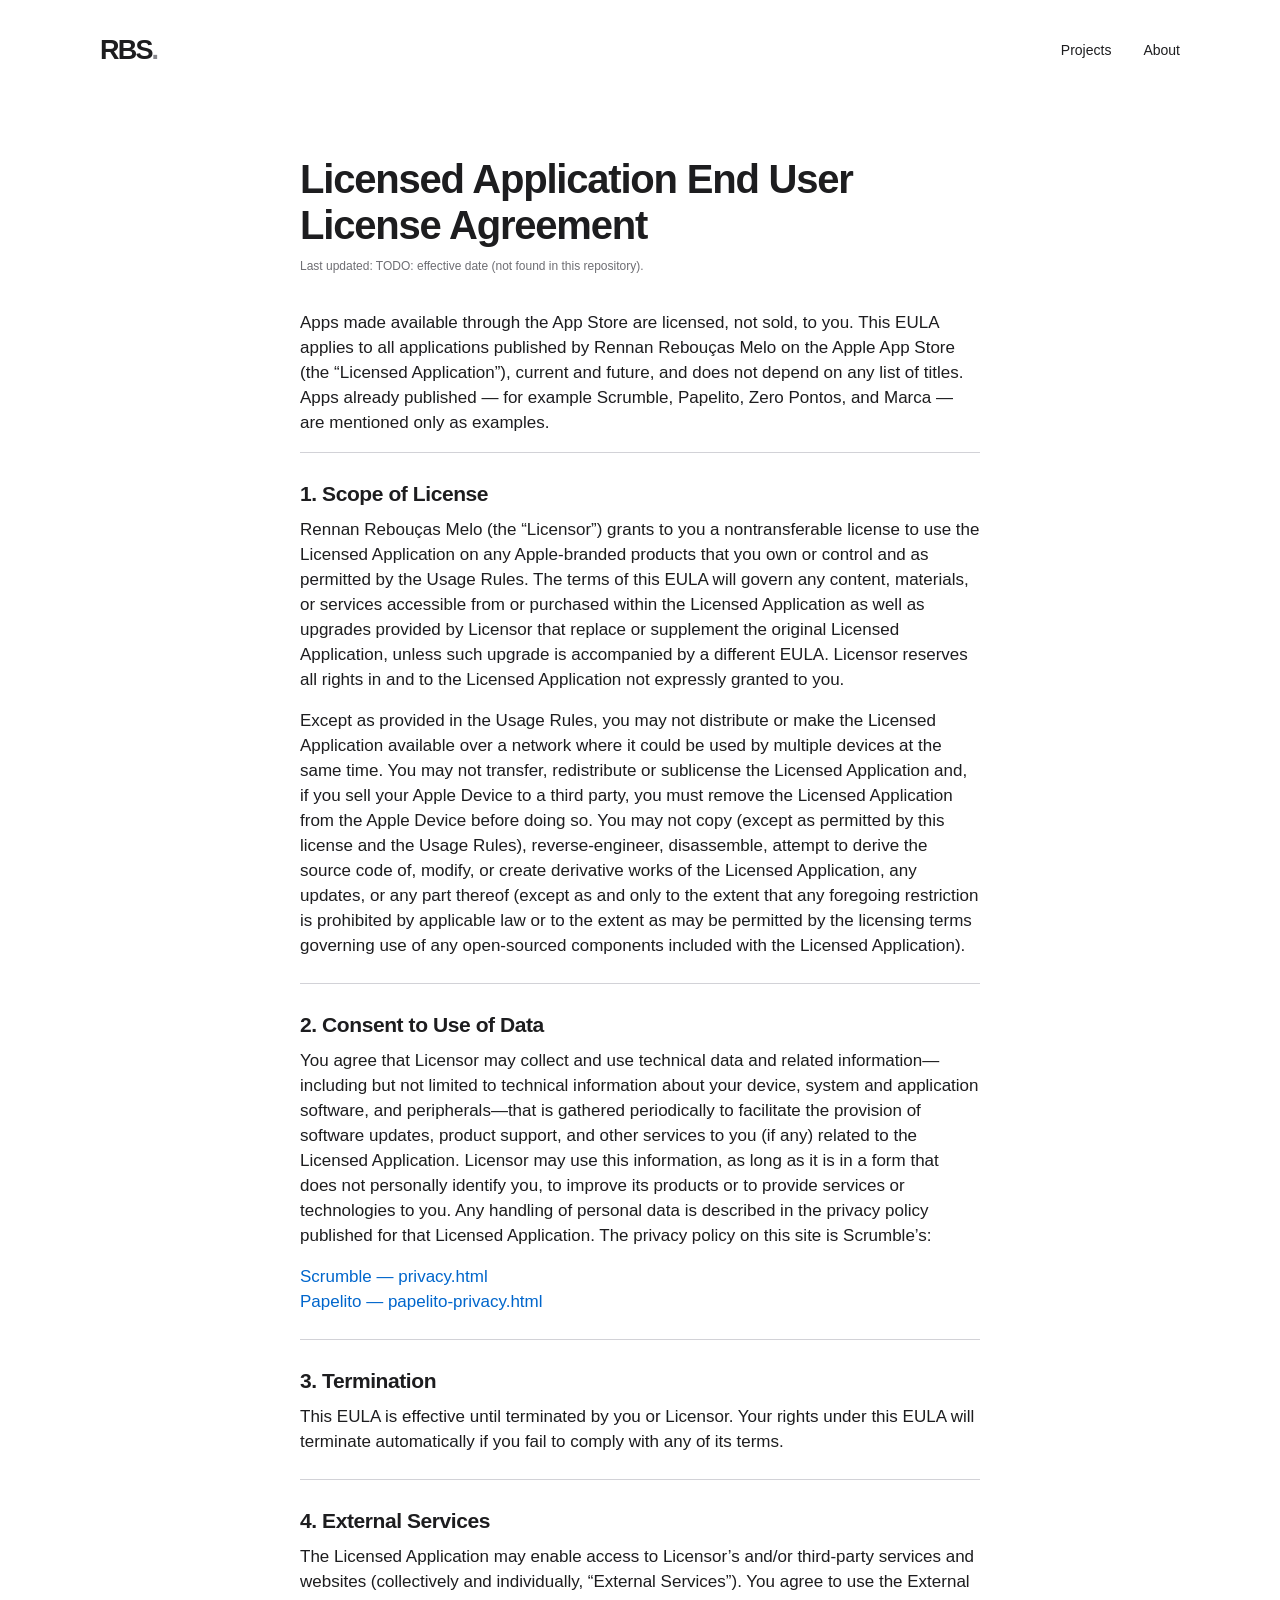
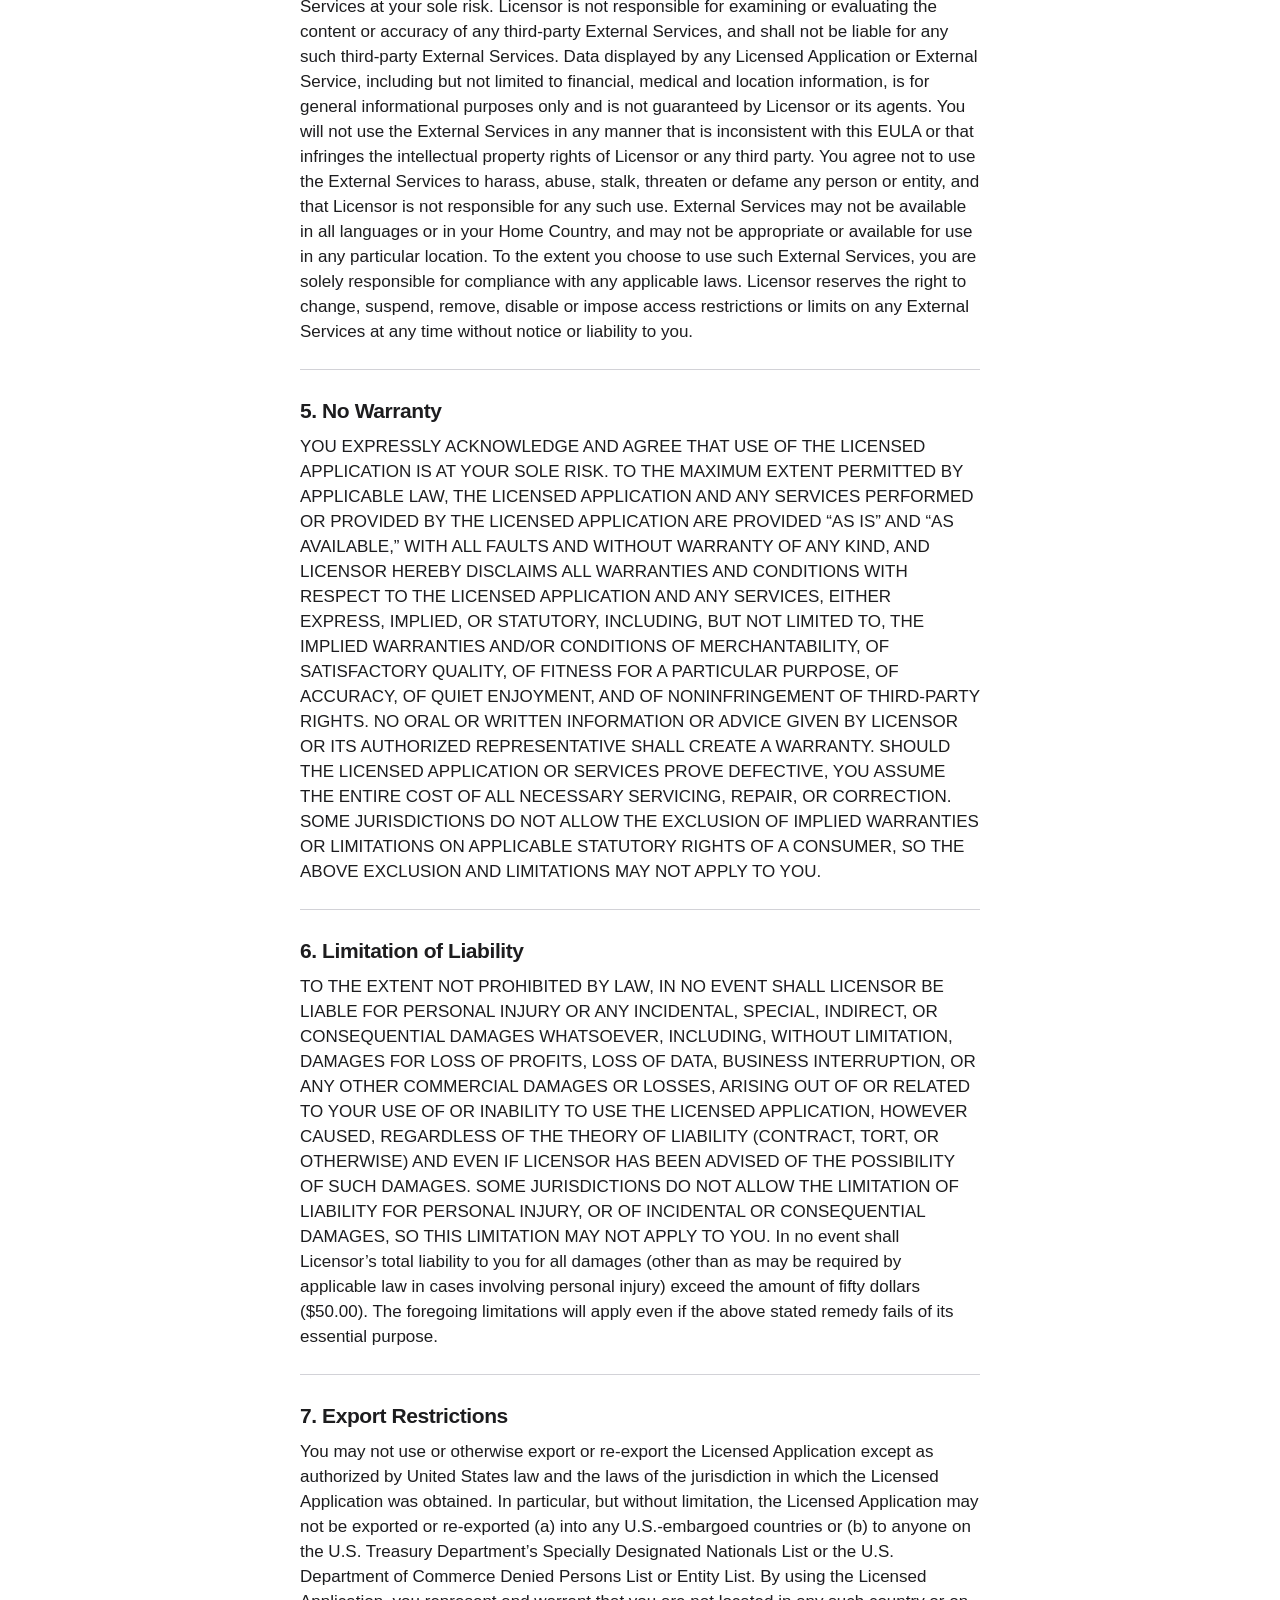
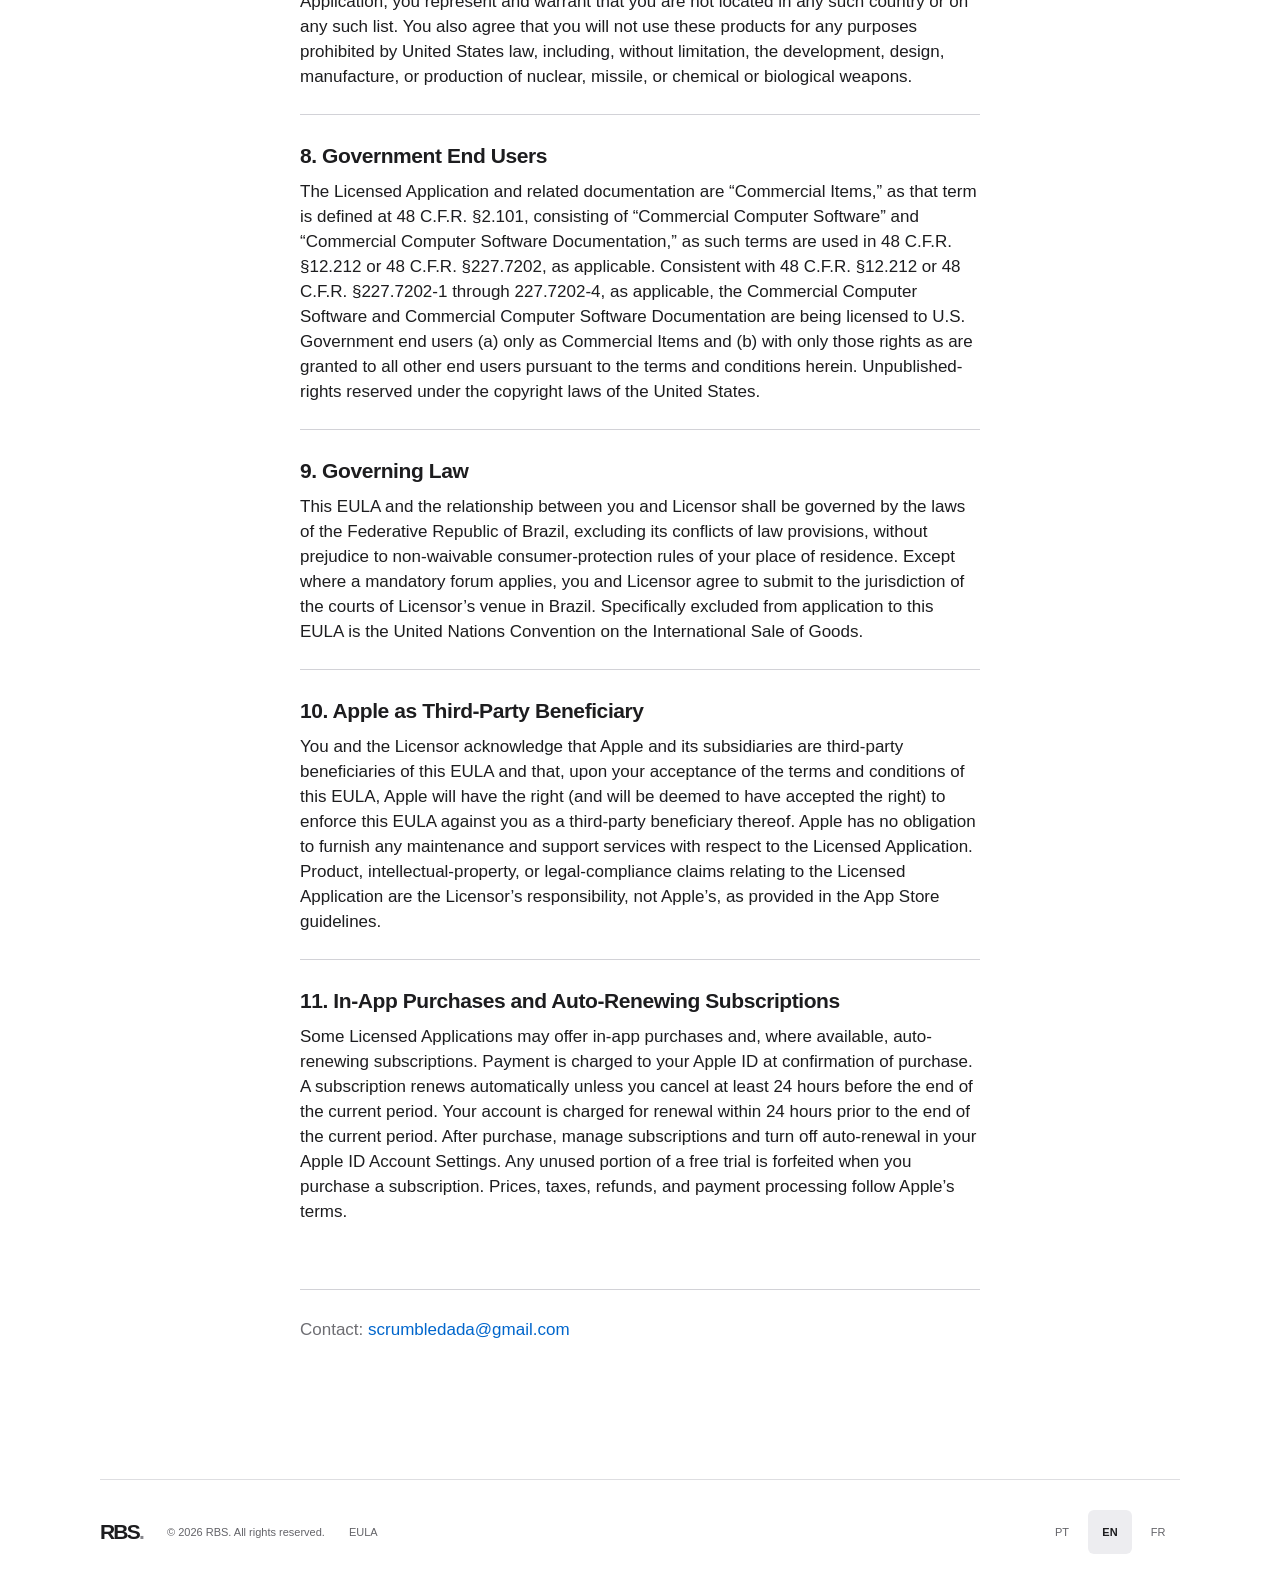
<file: eula.html>
<!DOCTYPE html>
<html lang="pt-BR" data-title="eulaTitle" data-meta="eulaMeta">
<head>
  <meta charset="UTF-8">
  <meta name="viewport" content="width=device-width, initial-scale=1">
  <title>EULA — Rennan Rebouças Melo</title>
  <meta name="description" content="Contrato de Licença de Usuário Final aplicável a todos os aplicativos publicados por Rennan Rebouças Melo na Apple App Store.">
  <meta name="author" content="RBS">
  <meta name="theme-color" content="#ffffff">
  <meta property="og:type" content="website">
  <meta property="og:title" content="EULA — Rennan Rebouças Melo">
  <meta property="og:description" content="Contrato de Licença de Usuário Final aplicável a todos os aplicativos publicados por Rennan Rebouças Melo na Apple App Store.">
  <link rel="icon" href="favicon.svg" type="image/svg+xml">
  <link rel="stylesheet" href="css/rbs.css">
  <script src="js/rbs.js" defer></script>
</head>
<body class="eula">
  <a class="skip-link" href="#main" data-copy="skip">Pular para o conteúdo</a>
  <header class="site-header wrap">
    <a class="wordmark" href="./" aria-label="RBS">RBS<span aria-hidden="true">.</span></a>
    <nav data-label="navigation" aria-label="Principal">
      <a href="./#projects" data-copy="projects">Projetos</a>
      <a href="./#about" data-copy="about">Sobre</a>
    </nav>
  </header>
  <main id="main" class="legal">
    <h1 data-copy="eulaHeading">Contrato de Licença de Usuário Final</h1>
    <!-- TODO: replace with the official EULA effective date. None was found in this repo. -->
    <p class="legal-updated" data-copy="eulaDate">Última atualização: TODO: data de vigência (não encontrada neste repositório).</p>
    <p class="legal-lead" data-copy="eulaLead">Os aplicativos disponibilizados na App Store são licenciados, não vendidos. Este EULA se aplica a todos os aplicativos publicados por Rennan Rebouças Melo na Apple App Store (o “Aplicativo Licenciado”), atuais e futuros, e não depende de nenhuma lista de nomes. Apps já publicados — por exemplo Scrumble, Papelito, Zero Pontos e Marca — são citados só como exemplos.</p>

    <section>
      <h2 data-copy="eulaHLicense">1. Escopo da licença</h2>
      <p data-copy="eulaPLicense">Rennan Rebouças Melo (“Licenciante”) concede a você uma licença intransferível para usar o Aplicativo Licenciado em produtos da marca Apple que você possui ou controla, conforme as Regras de Uso da App Store. Estes termos regem conteúdos, materiais ou serviços acessíveis ou adquiridos no Aplicativo Licenciado, bem como atualizações que substituam ou complementem o app original, salvo se a atualização vier acompanhada de outro EULA. O Licenciante reserva todos os direitos não concedidos de forma expressa.</p>
      <p data-copy="eulaPLicense2">Exceto o permitido pelas Regras de Uso, você não pode distribuir o Aplicativo Licenciado nem disponibilizá-lo em uma rede para uso simultâneo em vários aparelhos. Você não pode transferir, redistribuir ou sublicenciar o Aplicativo Licenciado; se vender um dispositivo Apple, remova o Aplicativo Licenciado antes da venda. Você não pode copiar (salvo o permitido por esta licença e pelas Regras de Uso), fazer engenharia reversa, descompilar, desmontar, tentar obter o código-fonte, modificar ou criar obras derivadas do Aplicativo Licenciado, de qualquer atualização ou de qualquer parte dele, exceto na medida em que a lei aplicável proíba essa restrição ou as licenças de componentes de código aberto o permitam.</p>
    </section>

    <section>
      <h2 data-copy="eulaHData">2. Consentimento para uso de dados</h2>
      <p data-copy="eulaPData">Você concorda que o Licenciante pode coletar e usar dados técnicos e informações relacionadas — inclusive sobre o aparelho, o sistema, o software do aplicativo e periféricos — periodicamente, para facilitar atualizações, suporte e outros serviços relacionados ao Aplicativo Licenciado. O Licenciante pode usar essas informações, desde que em forma que não identifique você pessoalmente, para melhorar produtos ou prestar serviços. O tratamento de dados pessoais, quando existir, é descrito na política de privacidade publicada para aquele Aplicativo Licenciado. Políticas neste site:</p>
      <p><a href="privacy.html">Scrumble — privacy.html</a><br><a href="papelito-privacy.html">Papelito — papelito-privacy.html</a></p>
    </section>

    <section>
      <h2 data-copy="eulaHTerm">3. Rescisão</h2>
      <p data-copy="eulaPTerm">Este EULA vigora até ser rescindido por você ou pelo Licenciante. Seus direitos cessam automaticamente se você deixar de cumprir qualquer termo.</p>
    </section>

    <section>
      <h2 data-copy="eulaHExternal">4. Serviços externos</h2>
      <p data-copy="eulaPExternal">O Aplicativo Licenciado pode permitir acesso a serviços e sites do Licenciante e/ou de terceiros (“Serviços Externos”). Você os utiliza por sua conta e risco. O Licenciante não é responsável por examinar o conteúdo ou a exatidão de Serviços Externos de terceiros e não responde por eles. Dados exibidos, inclusive financeiros, médicos ou de localização, têm caráter apenas informativo e não são garantidos. Você não usará os Serviços Externos de modo incompatível com este EULA ou que viole direitos de propriedade intelectual, nem para assediar, abusar, perseguir, ameaçar ou difamar qualquer pessoa. Os Serviços Externos podem não estar disponíveis em todos os idiomas ou locais. O Licenciante pode alterar, suspender, remover ou limitar o acesso a qualquer Serviço Externo a qualquer momento, sem aviso ou responsabilidade.</p>
    </section>

    <section>
      <h2 data-copy="eulaHWarranty">5. Ausência de garantia</h2>
      <p data-copy="eulaPWarranty">VOCÊ RECONHECE E CONCORDA QUE O USO DO APLICATIVO LICENCIADO É POR SUA CONTA E RISCO. NA MÁXIMA EXTENSÃO PERMITIDA PELA LEI, O APLICATIVO LICENCIADO E QUAISQUER SERVIÇOS PRESTADOS POR MEIO DELE SÃO FORNECIDOS “NO ESTADO EM QUE SE ENCONTRAM” E “CONFORME DISPONÍVEIS”, COM TODOS OS DEFEITOS E SEM GARANTIA DE QUALQUER TIPO. O LICENCIANTE ISENTA-SE DE TODAS AS GARANTIAS E CONDIÇÕES, EXPRESSAS, IMPLÍCITAS OU LEGAIS, INCLUSIVE COMERCIALIZAÇÃO, QUALIDADE SATISFATÓRIA, ADEQUAÇÃO A UM FIM ESPECÍFICO, EXATIDÃO, USUFRUTO PACÍFICO E NÃO VIOLAÇÃO DE DIREITOS DE TERCEIROS. NENHUMA INFORMAÇÃO OU CONSELHO, ORAL OU ESCRITO, CRIA UMA GARANTIA. SE O APLICATIVO LICENCIADO OU OS SERVIÇOS SE REVELAREM DEFEITUOSOS, VOCÊ ASSUME TODO O CUSTO DE SERVIÇO, REPARO OU CORREÇÃO. ALGUMAS JURISDIÇÕES NÃO PERMITEM A EXCLUSÃO DE GARANTIAS IMPLÍCITAS; NESSAS, A EXCLUSÃO PODE NÃO SE APLICAR.</p>
    </section>

    <section>
      <h2 data-copy="eulaHLiability">6. Limitação de responsabilidade</h2>
      <p data-copy="eulaPLiability">NA MEDIDA EM QUE A LEI NÃO PROÍBA, O LICENCIANTE NÃO RESPONDE POR DANOS PESSOAIS NEM POR QUAISQUER DANOS INCIDENTAIS, ESPECIAIS, INDIRETOS OU CONSEQUENTES, INCLUSIVE LUCROS CESSANTES, PERDA DE DADOS, INTERRUPÇÃO DE NEGÓCIOS OU OUTROS PREJUÍZOS COMERCIAIS, DECORRENTES DO USO OU DA IMPOSSIBILIDADE DE USO DO APLICATIVO LICENCIADO, QUALQUER QUE SEJA A TEORIA DE RESPONSABILIDADE, AINDA QUE O LICENCIANTE TENHA SIDO AVISADO DA POSSIBILIDADE DESSES DANOS. ALGUMAS JURISDIÇÕES NÃO PERMITEM ESSA LIMITAÇÃO; NESSAS, ELA PODE NÃO SE APLICAR. Em nenhum caso a responsabilidade total do Licenciante por todos os danos (salvo o exigido pela lei em casos de danos pessoais) excederá cinquenta dólares (US$ 50,00). Essas limitações se aplicam ainda que o recurso acima falhe em sua finalidade essencial.</p>
    </section>

    <section>
      <h2 data-copy="eulaHExport">7. Restrições de exportação</h2>
      <p data-copy="eulaPExport">Você não pode usar, exportar ou reexportar o Aplicativo Licenciado senão conforme as leis de exportação dos Estados Unidos e as leis da jurisdição em que o Aplicativo Licenciado foi obtido. Em especial, o Aplicativo Licenciado não pode ser exportado ou reexportado (a) para países embargados pelos EUA ou (b) para qualquer pessoa nas listas de Nacionais Especialmente Designados do Tesouro dos EUA ou de Pessoas ou Entidades Negadas do Departamento de Comércio. Ao usar o Aplicativo Licenciado, você declara que não está em um desses países e não figura nessas listas, e concorda em não usá-lo para fins proibidos pela lei dos EUA, inclusive desenvolvimento de armas nucleares, de mísseis ou químicas ou biológicas.</p>
    </section>

    <section>
      <h2 data-copy="eulaHGov">8. Usuários finais governamentais</h2>
      <p data-copy="eulaPGov">O Aplicativo Licenciado e a documentação relacionada são “Commercial Items”, conforme 48 C.F.R. §2.101, consistindo em “Commercial Computer Software” e “Commercial Computer Software Documentation”, nos termos de 48 C.F.R. §12.212 ou 48 C.F.R. §227.7202, conforme aplicável. De acordo com esses dispositivos, o software e a documentação comerciais são licenciados a usuários finais do Governo dos EUA (a) apenas como Commercial Items e (b) somente com os direitos concedidos a todos os demais usuários finais nestes termos. Direitos não publicados reservados sob as leis de direitos autorais dos Estados Unidos.</p>
    </section>

    <section>
      <h2 data-copy="eulaHLaw">9. Lei aplicável</h2>
      <p data-copy="eulaPLaw">Este EULA e a relação entre você e o Licenciante são regidos pelas leis da República Federativa do Brasil, excluídas as normas de conflito de leis, sem prejuízo de normas de proteção ao consumidor do seu lugar de residência que não possam ser afastadas. Salvo foro obrigatório em contrário, você e o Licenciante submetem-se à jurisdição dos foros da comarca do Licenciante no Brasil. Fica afastada a Convenção das Nações Unidas sobre Contratos de Compra e Venda Internacional de Mercadorias.</p>
    </section>

    <section>
      <h2 data-copy="eulaHApple">10. Apple como terceira beneficiária</h2>
      <p data-copy="eulaPApple">Você e o Licenciante reconhecem que a Apple e suas subsidiárias são terceiras beneficiárias deste EULA e que, após a sua aceitação, a Apple terá o direito (e será considerada como tendo aceito esse direito) de exigir o cumprimento deste EULA contra você como terceira beneficiária. A Apple não tem obrigação de fornecer manutenção ou suporte em relação ao Aplicativo Licenciado. Reclamações de produto, propriedade intelectual ou conformidade legal relacionadas ao Aplicativo Licenciado são de responsabilidade do Licenciante, não da Apple, na forma prevista nas diretrizes da App Store.</p>
    </section>

    <section>
      <h2 data-copy="eulaHPurchases">11. Compras no app e assinaturas com renovação automática</h2>
      <p data-copy="eulaPPurchases">Alguns Aplicativos Licenciados podem oferecer compras no app e, quando houver, assinaturas com renovação automática. O pagamento é cobrado na Conta Apple na confirmação da compra. A assinatura se renova automaticamente, salvo cancelamento pelo menos 24 horas antes do fim do período vigente. A conta é cobrada pela renovação nas 24 horas anteriores ao término do período. Depois da compra, gerencie as assinaturas e desative a renovação automática em Ajustes da Conta Apple. Qualquer parte não usada de um período de avaliação gratuita é perdida ao assinar. Preços, impostos, reembolsos e o processamento do pagamento seguem os termos da Apple.</p>
    </section>

    <p class="legal-contact"><span data-copy="eulaContactLabel">Contato:</span> <a href="mailto:scrumbledada@gmail.com">scrumbledada@gmail.com</a></p>
  </main>
  <footer class="site-footer wrap">
    <div class="footer-brand"><a class="wordmark" href="./" aria-label="RBS">RBS<span aria-hidden="true">.</span></a><p data-copy="copyright">© 2026 RBS. Todos os direitos reservados.</p><a class="footer-legal" href="eula.html" data-copy="eulaLink">EULA</a></div>
    <div class="languages" role="group" aria-label="Idioma do site" data-label="language">
      <button type="button" data-lang="pt" aria-pressed="true" lang="pt-BR" aria-label="Português">PT</button>
      <button type="button" data-lang="en" aria-pressed="false" lang="en" aria-label="English">EN</button>
      <button type="button" data-lang="fr" aria-pressed="false" lang="fr" aria-label="Français">FR</button>
    </div>
  </footer>
</body>
</html>
</file>
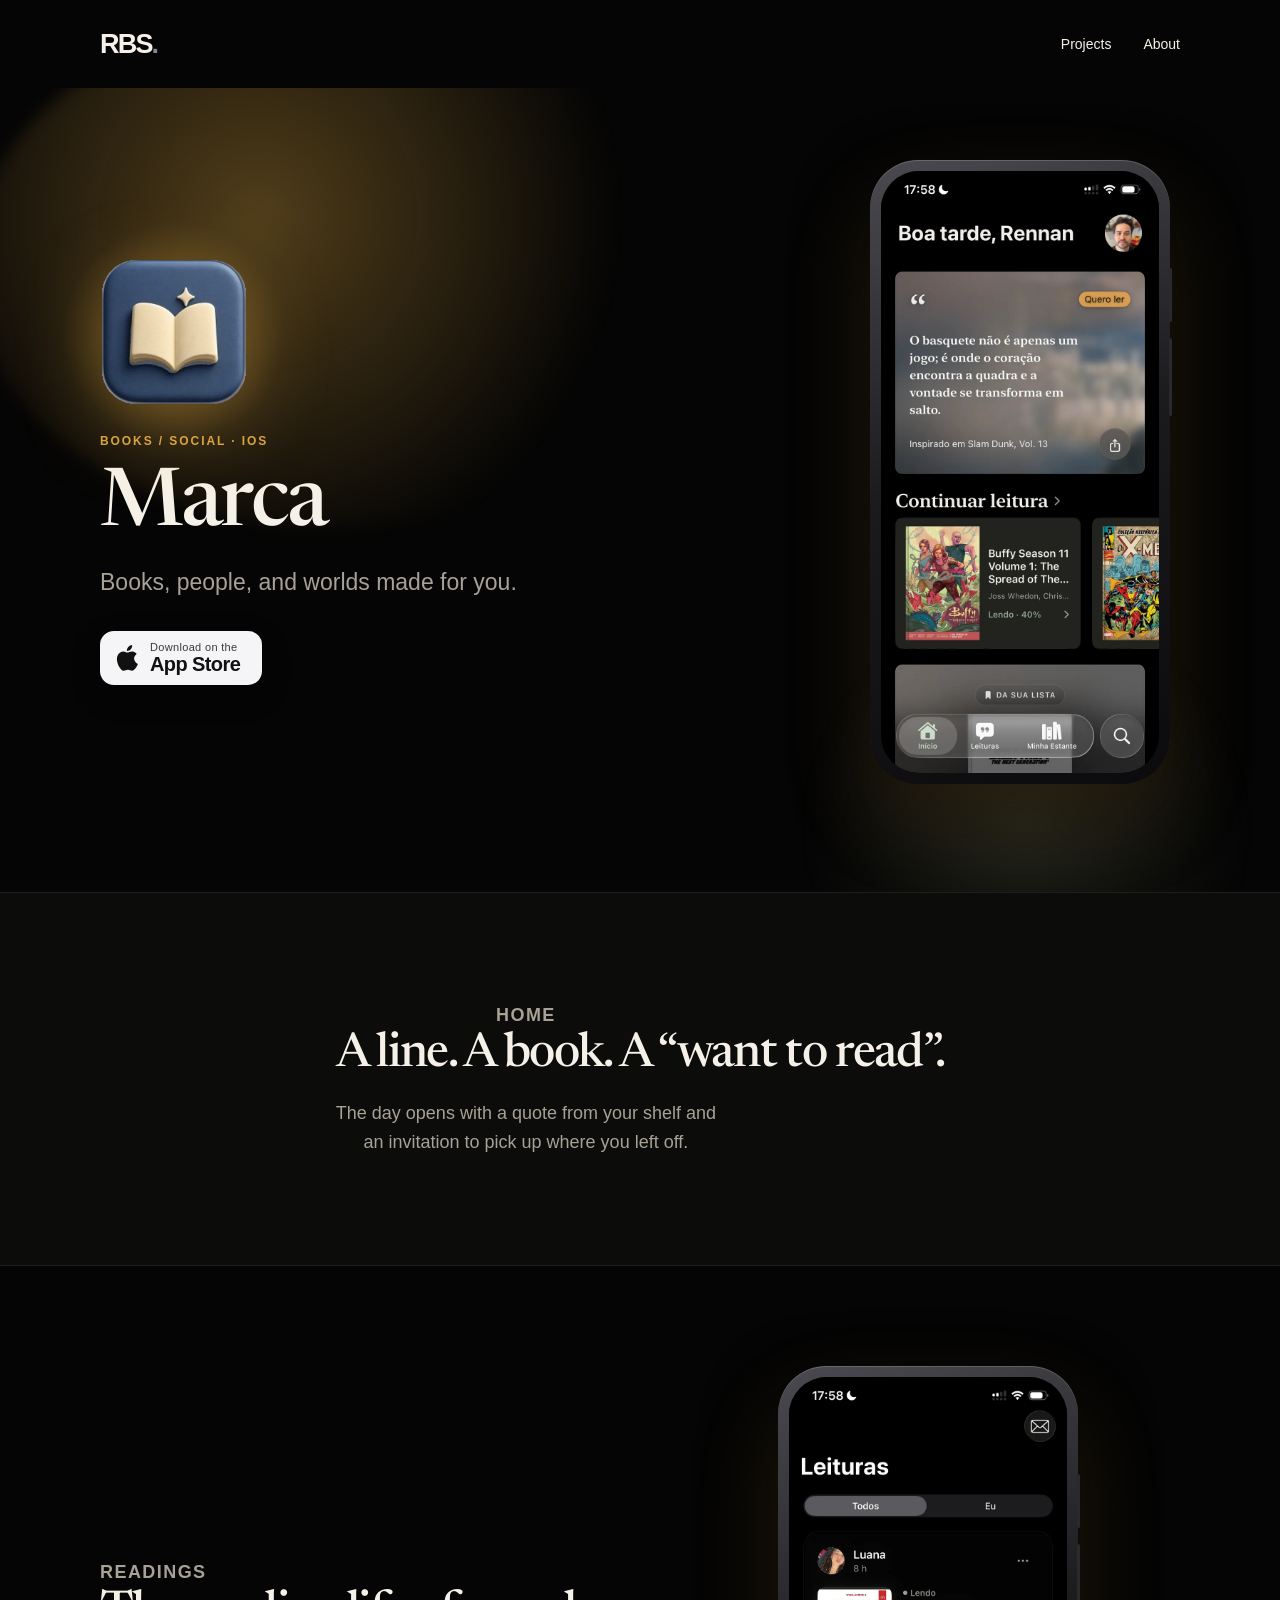
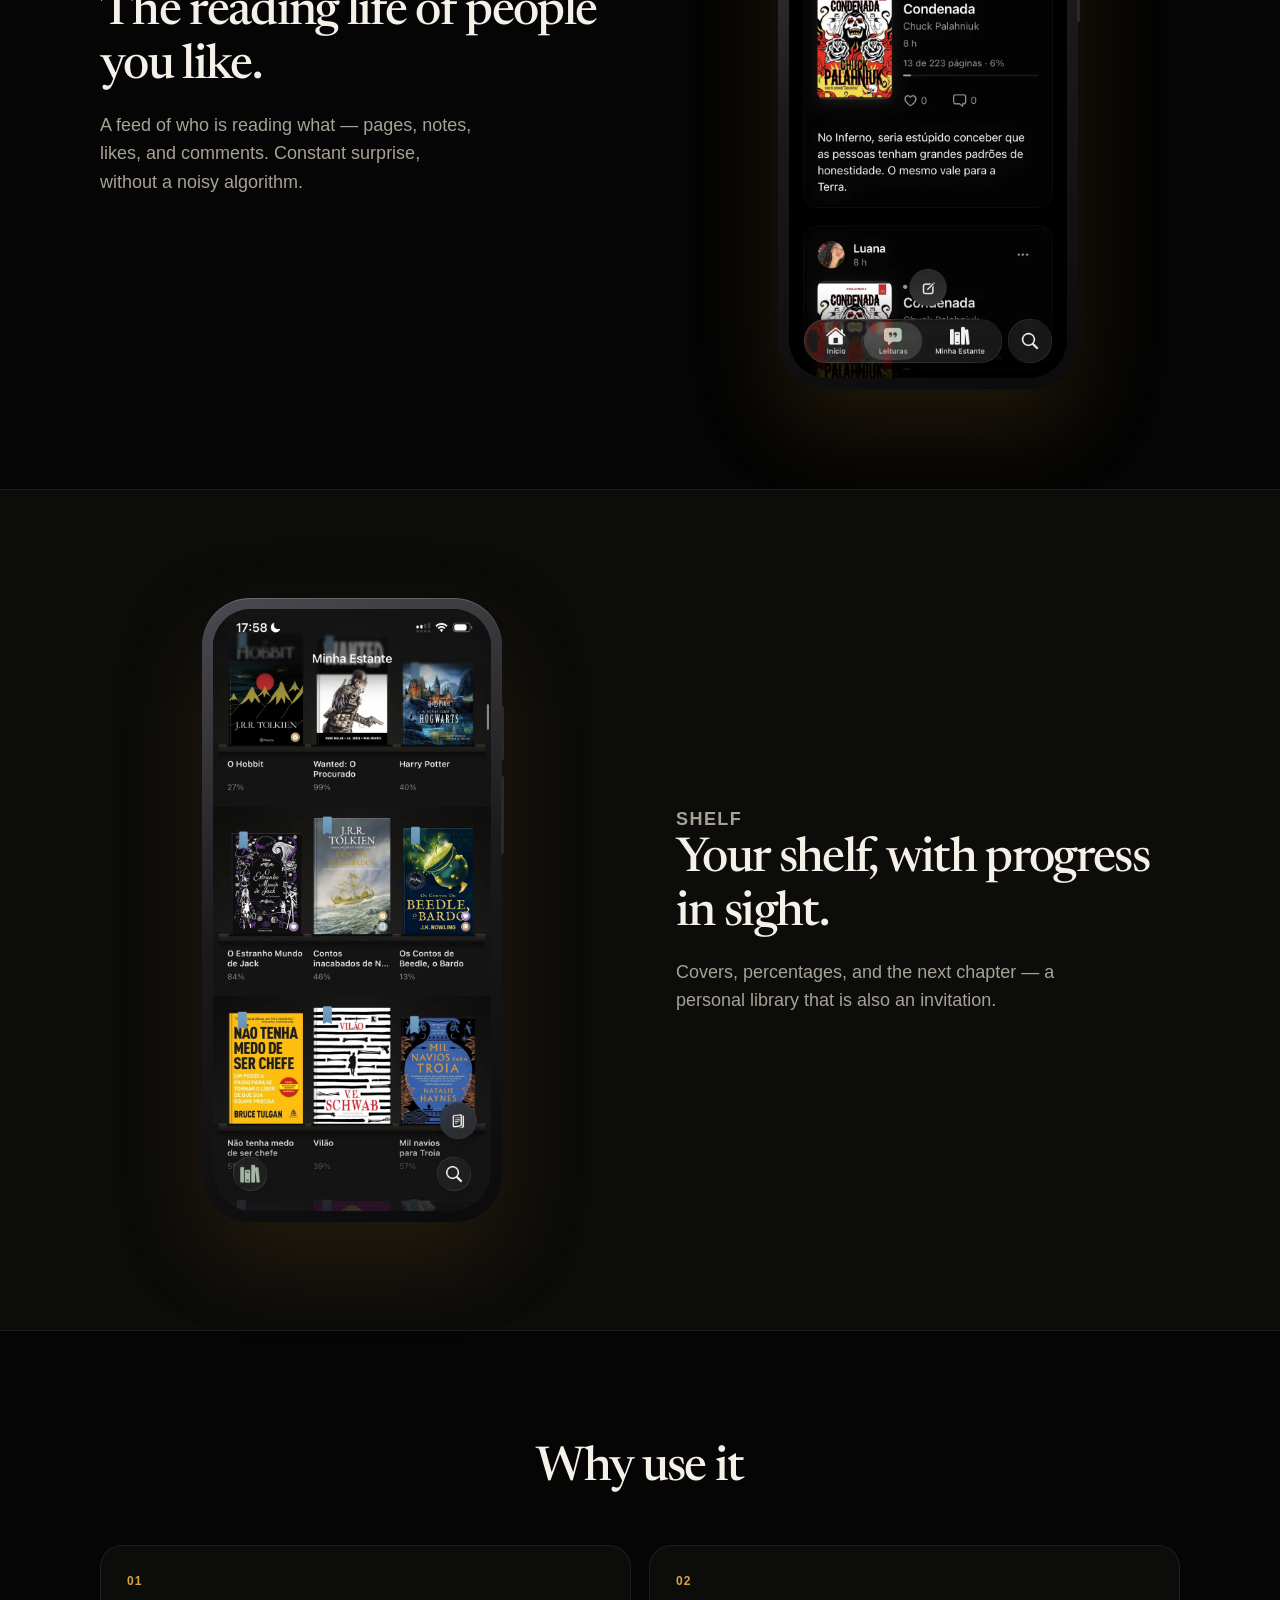
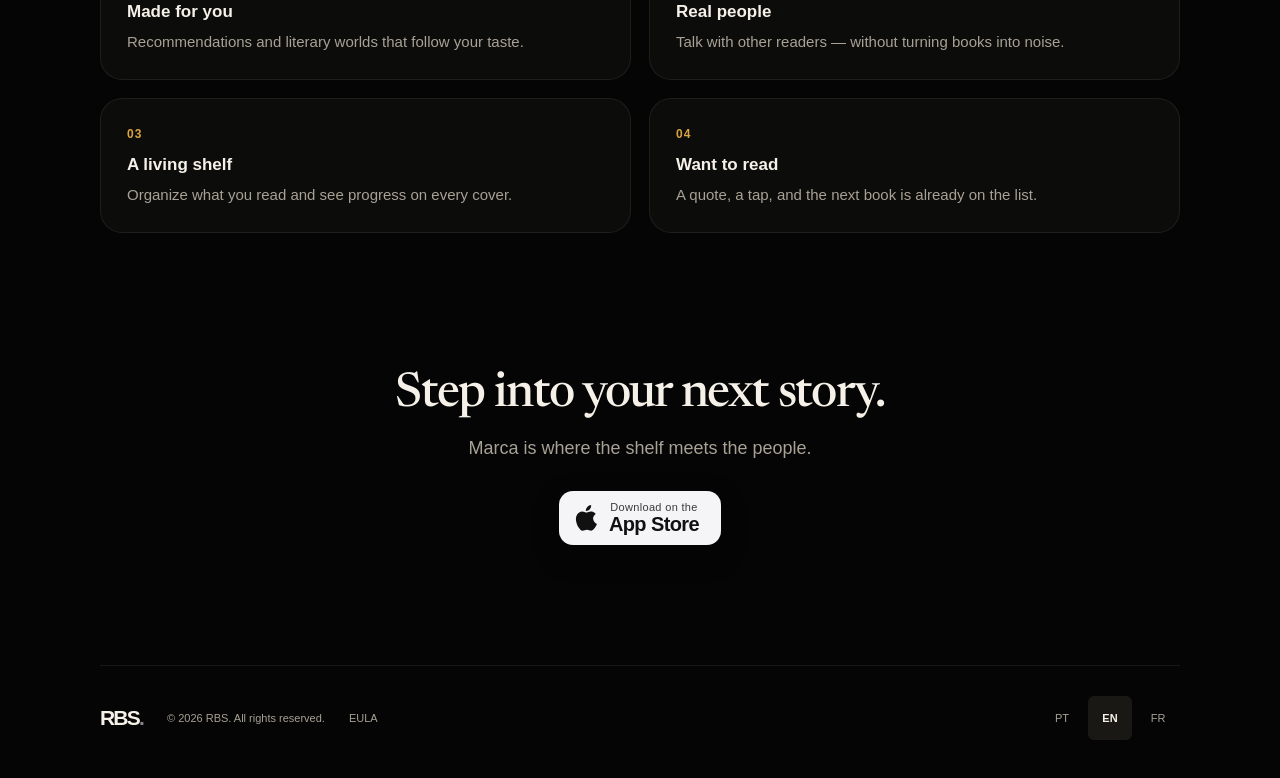
<file: marca.html>
<!DOCTYPE html>
<html lang="pt-BR" data-title="maTitle" data-meta="maMeta">
<head>
  <meta charset="UTF-8">
  <meta name="viewport" content="width=device-width, initial-scale=1">
  <title>Marca — Rede social de livros</title>
  <meta name="description" content="Marca é a rede social de livros: recomendações, conversas e estantes — universos literários feitos para você.">
  <meta name="author" content="RBS">
  <meta name="theme-color" content="#050505">
  <meta property="og:type" content="website">
  <meta property="og:title" content="Marca — Rede social de livros">
  <meta property="og:description" content="Marca é a rede social de livros: recomendações, conversas e estantes — universos literários feitos para você.">
  <link rel="icon" href="assets/images/apps/marca.png" type="image/png">
  <link rel="preconnect" href="https://fonts.googleapis.com">
  <link rel="preconnect" href="https://fonts.gstatic.com" crossorigin>
  <link href="https://fonts.googleapis.com/css2?family=Newsreader:opsz,wght@6..72,500;6..72,600&display=swap" rel="stylesheet">
  <link rel="stylesheet" href="css/rbs.css">
  <link rel="stylesheet" href="css/app-pages.css">
  <script src="js/rbs.js" defer></script>
</head>
<body class="app-page marca">
  <a class="skip-link" href="#main" data-copy="skip">Pular para o conteúdo</a>
  <header class="site-header wrap">
    <a class="wordmark" href="./" aria-label="RBS">RBS<span aria-hidden="true">.</span></a>
    <nav data-label="navigation" aria-label="Principal">
      <a href="./#projects" data-copy="projects">Projetos</a>
      <a href="./#about" data-copy="about">Sobre</a>
    </nav>
  </header>
  <main id="main" class="app-main">
    <section class="app-hero wrap">
      <div class="app-hero-copy app-reveal">
        <div class="app-icon-wrap">
          <img class="app-icon" src="assets/images/apps/marca.png" width="148" height="148" alt="Ícone da Marca" data-alt="maIconAlt">
        </div>
        <p class="app-kicker" data-copy="maEyebrow">Livros / social · iOS</p>
        <h1>Marca</h1>
        <p class="app-tagline" data-copy="maTagline">Livros, pessoas e universos feitos para você.</p>
        <a class="store-badge" href="https://apps.apple.com/us/app/marca/id6804828886" target="_blank" rel="noopener noreferrer">
          <svg width="22" height="26" viewBox="0 0 22 26" aria-hidden="true"><path fill="currentColor" d="M18.1 13.6c0-3.1 2.6-4.6 2.7-4.7-1.5-2.2-3.8-2.5-4.6-2.5-1.9-.2-3.8 1.2-4.8 1.2s-2.5-1.1-4.2-1.1c-2.1 0-4.1 1.3-5.2 3.2-2.3 3.9-.6 9.6 1.6 12.8 1.1 1.5 2.4 3.3 4.1 3.2 1.6 0 2.3-1 4.2-1s2.5 1 4.3 1 2.8-1.6 3.9-3.1c1.2-1.8 1.7-3.5 1.8-3.6-.04-.02-3.4-1.3-3.8-5.4zM14.8 4.3c.9-1.1 1.5-2.6 1.3-4.3-1.3.1-2.9.9-3.8 2-.8.9-1.6 2.5-1.4 4 1.5.1 2.9-.7 3.9-1.7z"/></svg>
          <span class="store-badge-copy"><span class="store-badge-kicker" data-copy="storeKicker">Baixar na</span><span class="store-badge-name">App Store</span></span>
        </a>
      </div>
      <div class="app-hero-device app-reveal">
        <figure class="device device-float">
          <div class="device-bezel">
            <div class="device-screen">
              <picture>
                <source type="image/webp" srcset="assets/images/apps/marca-home.webp">
                <img src="assets/images/apps/marca-home.jpg" width="390" height="844" alt="Início da Marca com citação e continuar leitura" data-alt="maAltHome" fetchpriority="high">
              </picture>
            </div>
          </div>
        </figure>
      </div>
    </section>

    <section class="app-band">
      <div class="app-feature wrap app-feature-solo">
        <div class="app-feature-copy app-reveal">
          <p class="app-feature-kicker" data-copy="maF1Kicker">Início</p>
          <h2 data-copy="maF1Title">Uma frase. Um livro. Um “quero ler”.</h2>
          <p data-copy="maF1Body">O dia começa com uma citação inspirada na sua estante e o convite para continuar de onde parou.</p>
        </div>
      </div>
    </section>

    <section class="app-feature wrap">
      <div class="app-feature-copy app-reveal">
        <p class="app-feature-kicker" data-copy="maF2Kicker">Leituras</p>
        <h2 data-copy="maF2Title">A vida literária das pessoas que você gosta.</h2>
        <p data-copy="maF2Body">Um feed de quem está lendo o quê — páginas, notas, curtidas e comentários. Surpresa constante, sem algoritmo barulhento.</p>
      </div>
      <div class="app-reveal">
        <figure class="device">
          <div class="device-bezel">
            <div class="device-screen">
              <picture>
                <source type="image/webp" srcset="assets/images/apps/marca-leituras.webp">
                <img src="assets/images/apps/marca-leituras.jpg" width="390" height="844" alt="Feed Leituras da Marca" data-alt="maAltLeituras" loading="lazy">
              </picture>
            </div>
          </div>
        </figure>
      </div>
    </section>

    <section class="app-band">
      <div class="app-feature wrap is-reverse">
        <div class="app-feature-copy app-reveal">
          <p class="app-feature-kicker" data-copy="maF3Kicker">Estante</p>
          <h2 data-copy="maF3Title">Sua estante, com o progresso à vista.</h2>
          <p data-copy="maF3Body">Capas, percentuais e o próximo capítulo — a biblioteca pessoal que também é um convite para os outros.</p>
        </div>
        <div class="app-reveal">
          <figure class="device">
            <div class="device-bezel">
              <div class="device-screen">
                <picture>
                  <source type="image/webp" srcset="assets/images/apps/marca-estante.webp">
                  <img src="assets/images/apps/marca-estante.jpg" width="390" height="844" alt="Minha Estante na Marca" data-alt="maAltEstante" loading="lazy">
                </picture>
              </div>
            </div>
          </figure>
        </div>
      </div>
    </section>

    <section class="app-why wrap">
      <h2 class="app-reveal" data-copy="maWhyTitle">Por que usar</h2>
      <div class="why-grid">
        <article class="why-card app-reveal"><span class="why-index">01</span><strong data-copy="maWhy1Title">Feito para você</strong><p data-copy="maWhy1Body">Recomendações e universos literários que acompanham o seu gosto.</p></article>
        <article class="why-card app-reveal"><span class="why-index">02</span><strong data-copy="maWhy2Title">Gente de verdade</strong><p data-copy="maWhy2Body">Interaja com quem lê — sem transformar o livro em ruído.</p></article>
        <article class="why-card app-reveal"><span class="why-index">03</span><strong data-copy="maWhy3Title">Estante viva</strong><p data-copy="maWhy3Body">Organize o que lê e veja o progresso em cada capa.</p></article>
        <article class="why-card app-reveal"><span class="why-index">04</span><strong data-copy="maWhy4Title">Quero ler</strong><p data-copy="maWhy4Body">Uma citação, um toque, e o próximo livro já está na lista.</p></article>
      </div>
    </section>

    <section class="app-cta wrap app-reveal">
      <h2 data-copy="maCtaTitle">Entre na sua próxima história.</h2>
      <p data-copy="maCtaBody">Marca é o lugar onde a estante encontra as pessoas.</p>
      <a class="store-badge" href="https://apps.apple.com/us/app/marca/id6804828886" target="_blank" rel="noopener noreferrer">
        <svg width="22" height="26" viewBox="0 0 22 26" aria-hidden="true"><path fill="currentColor" d="M18.1 13.6c0-3.1 2.6-4.6 2.7-4.7-1.5-2.2-3.8-2.5-4.6-2.5-1.9-.2-3.8 1.2-4.8 1.2s-2.5-1.1-4.2-1.1c-2.1 0-4.1 1.3-5.2 3.2-2.3 3.9-.6 9.6 1.6 12.8 1.1 1.5 2.4 3.3 4.1 3.2 1.6 0 2.3-1 4.2-1s2.5 1 4.3 1 2.8-1.6 3.9-3.1c1.2-1.8 1.7-3.5 1.8-3.6-.04-.02-3.4-1.3-3.8-5.4zM14.8 4.3c.9-1.1 1.5-2.6 1.3-4.3-1.3.1-2.9.9-3.8 2-.8.9-1.6 2.5-1.4 4 1.5.1 2.9-.7 3.9-1.7z"/></svg>
        <span class="store-badge-copy"><span class="store-badge-kicker" data-copy="storeKicker">Baixar na</span><span class="store-badge-name">App Store</span></span>
      </a>
    </section>
  </main>
  <footer class="site-footer wrap">
    <div class="footer-brand"><a class="wordmark" href="./" aria-label="RBS">RBS<span aria-hidden="true">.</span></a><p data-copy="copyright">© 2026 RBS. Todos os direitos reservados.</p><a class="footer-legal" href="eula.html" data-copy="eulaLink">EULA</a></div>
    <div class="languages" role="group" aria-label="Idioma do site" data-label="language">
      <button type="button" data-lang="pt" aria-pressed="true" lang="pt-BR" aria-label="Português">PT</button>
      <button type="button" data-lang="en" aria-pressed="false" lang="en" aria-label="English">EN</button>
      <button type="button" data-lang="fr" aria-pressed="false" lang="fr" aria-label="Français">FR</button>
    </div>
  </footer>
</body>
</html>
</file>
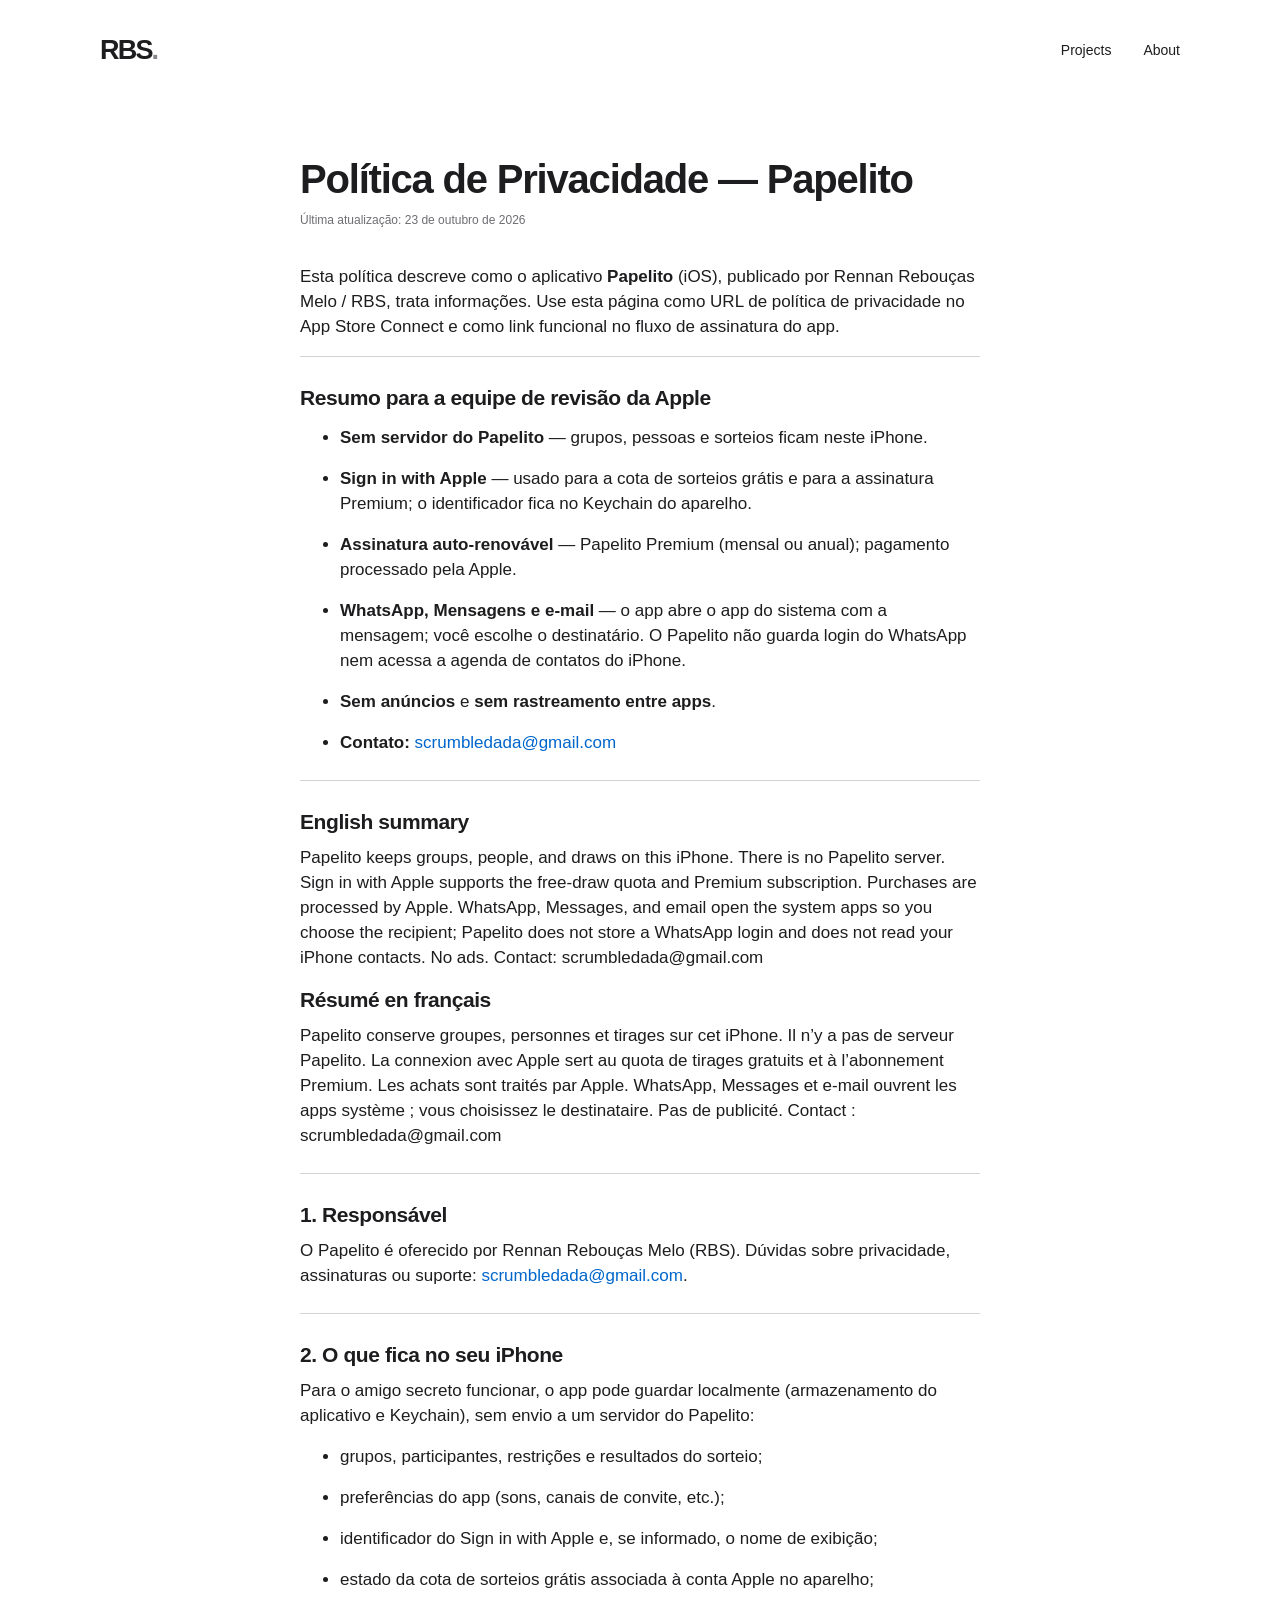
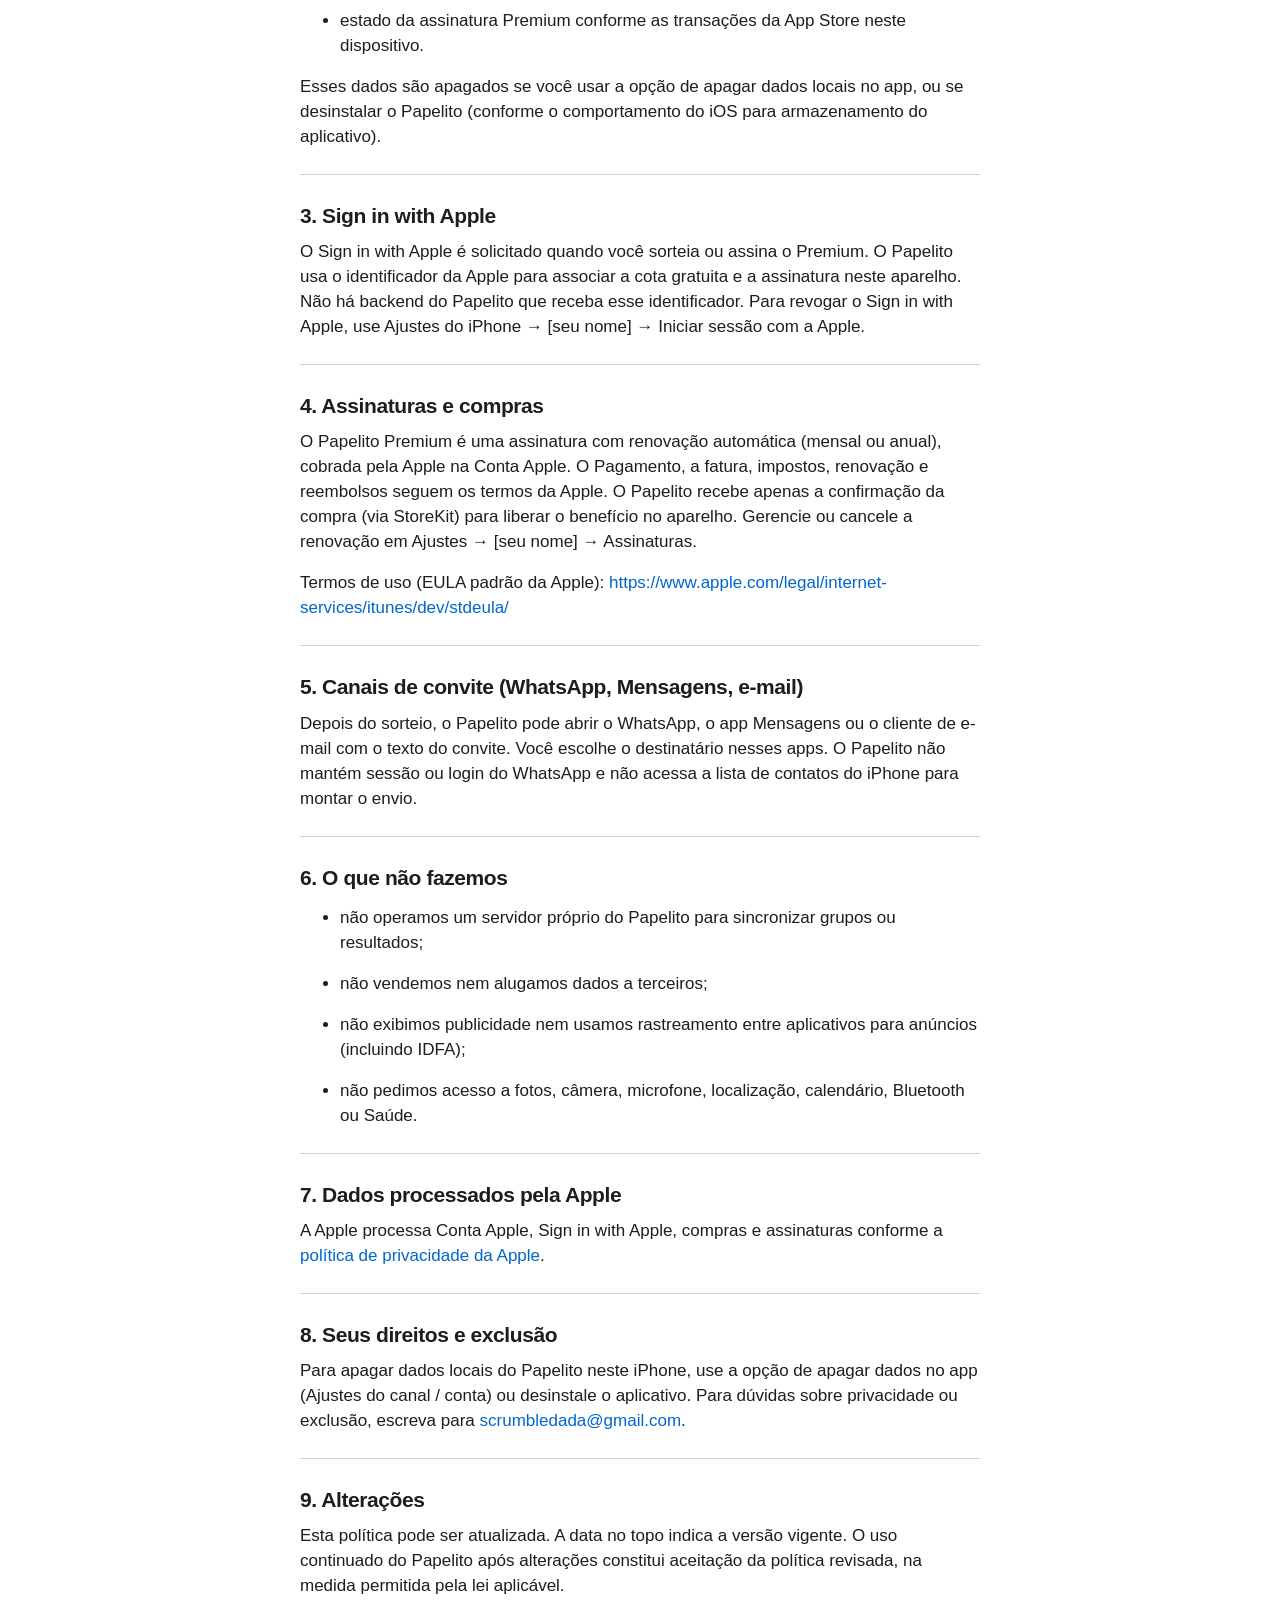
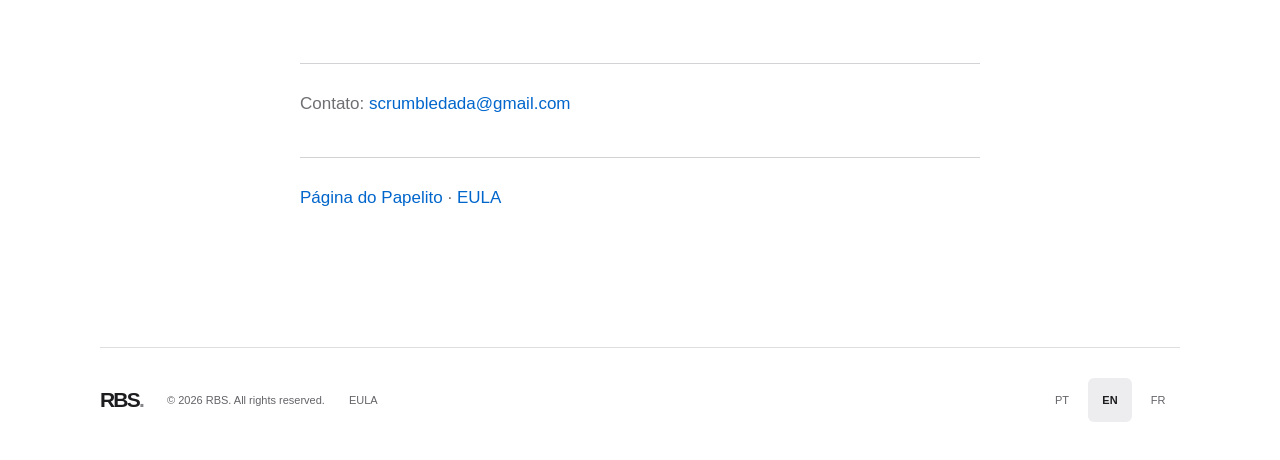
<file: papelito-privacy.html>
<!DOCTYPE html>
<html lang="pt-BR">
<head>
  <meta charset="UTF-8">
  <meta name="viewport" content="width=device-width, initial-scale=1">
  <title>Privacidade — Papelito</title>
  <meta name="description" content="Política de privacidade do Papelito (iOS): dados locais, Sign in with Apple, assinaturas e canais de convite.">
  <meta name="author" content="RBS">
  <meta name="theme-color" content="#ffffff">
  <meta property="og:type" content="website">
  <meta property="og:title" content="Privacidade — Papelito">
  <meta property="og:description" content="Política de privacidade do Papelito (iOS): dados locais, Sign in with Apple, assinaturas e canais de convite.">
  <link rel="icon" href="favicon.svg" type="image/svg+xml">
  <link rel="stylesheet" href="css/rbs.css">
  <script src="js/rbs.js" defer></script>
</head>
<body class="eula">
  <a class="skip-link" href="#main" data-copy="skip">Pular para o conteúdo</a>
  <header class="site-header wrap">
    <a class="wordmark" href="./" aria-label="RBS">RBS<span aria-hidden="true">.</span></a>
    <nav data-label="navigation" aria-label="Principal">
      <a href="./#projects" data-copy="projects">Projetos</a>
      <a href="./#about" data-copy="about">Sobre</a>
    </nav>
  </header>
  <main id="main" class="legal">
    <h1>Política de Privacidade — Papelito</h1>
    <p class="legal-updated">Última atualização: 23 de outubro de 2026</p>
    <p class="legal-lead">
      Esta política descreve como o aplicativo <strong>Papelito</strong> (iOS), publicado por Rennan Rebouças Melo / RBS,
      trata informações. Use esta página como URL de política de privacidade no App Store Connect e como link
      funcional no fluxo de assinatura do app.
    </p>

    <section aria-label="Resumo para revisão">
      <h2>Resumo para a equipe de revisão da Apple</h2>
      <ul>
        <li><strong>Sem servidor do Papelito</strong> — grupos, pessoas e sorteios ficam neste iPhone.</li>
        <li><strong>Sign in with Apple</strong> — usado para a cota de sorteios grátis e para a assinatura Premium; o identificador fica no Keychain do aparelho.</li>
        <li><strong>Assinatura auto-renovável</strong> — Papelito Premium (mensal ou anual); pagamento processado pela Apple.</li>
        <li><strong>WhatsApp, Mensagens e e-mail</strong> — o app abre o app do sistema com a mensagem; você escolhe o destinatário. O Papelito não guarda login do WhatsApp nem acessa a agenda de contatos do iPhone.</li>
        <li><strong>Sem anúncios</strong> e <strong>sem rastreamento entre apps</strong>.</li>
        <li><strong>Contato:</strong> <a href="mailto:scrumbledada@gmail.com">scrumbledada@gmail.com</a></li>
      </ul>
    </section>

    <section aria-label="Resumos por idioma">
      <h2>English summary</h2>
      <p>
        Papelito keeps groups, people, and draws on this iPhone. There is no Papelito server.
        Sign in with Apple supports the free-draw quota and Premium subscription. Purchases are processed by Apple.
        WhatsApp, Messages, and email open the system apps so you choose the recipient; Papelito does not store a WhatsApp login
        and does not read your iPhone contacts. No ads. Contact: scrumbledada@gmail.com
      </p>
      <h2>Résumé en français</h2>
      <p>
        Papelito conserve groupes, personnes et tirages sur cet iPhone. Il n’y a pas de serveur Papelito.
        La connexion avec Apple sert au quota de tirages gratuits et à l’abonnement Premium. Les achats sont traités par Apple.
        WhatsApp, Messages et e-mail ouvrent les apps système ; vous choisissez le destinataire. Pas de publicité.
        Contact : scrumbledada@gmail.com
      </p>
    </section>

    <section>
      <h2>1. Responsável</h2>
      <p>
        O Papelito é oferecido por Rennan Rebouças Melo (RBS). Dúvidas sobre privacidade, assinaturas ou suporte:
        <a href="mailto:scrumbledada@gmail.com">scrumbledada@gmail.com</a>.
      </p>
    </section>

    <section>
      <h2>2. O que fica no seu iPhone</h2>
      <p>Para o amigo secreto funcionar, o app pode guardar localmente (armazenamento do aplicativo e Keychain), sem envio a um servidor do Papelito:</p>
      <ul>
        <li>grupos, participantes, restrições e resultados do sorteio;</li>
        <li>preferências do app (sons, canais de convite, etc.);</li>
        <li>identificador do Sign in with Apple e, se informado, o nome de exibição;</li>
        <li>estado da cota de sorteios grátis associada à conta Apple no aparelho;</li>
        <li>estado da assinatura Premium conforme as transações da App Store neste dispositivo.</li>
      </ul>
      <p>
        Esses dados são apagados se você usar a opção de apagar dados locais no app, ou se desinstalar o Papelito
        (conforme o comportamento do iOS para armazenamento do aplicativo).
      </p>
    </section>

    <section>
      <h2>3. Sign in with Apple</h2>
      <p>
        O Sign in with Apple é solicitado quando você sorteia ou assina o Premium. O Papelito usa o identificador
        da Apple para associar a cota gratuita e a assinatura neste aparelho. Não há backend do Papelito que receba
        esse identificador. Para revogar o Sign in with Apple, use Ajustes do iPhone → [seu nome] → Iniciar sessão com a Apple.
      </p>
    </section>

    <section>
      <h2>4. Assinaturas e compras</h2>
      <p>
        O Papelito Premium é uma assinatura com renovação automática (mensal ou anual), cobrada pela Apple na Conta Apple.
        O Pagamento, a fatura, impostos, renovação e reembolsos seguem os termos da Apple.
        O Papelito recebe apenas a confirmação da compra (via StoreKit) para liberar o benefício no aparelho.
        Gerencie ou cancele a renovação em Ajustes → [seu nome] → Assinaturas.
      </p>
      <p>
        Termos de uso (EULA padrão da Apple):
        <a href="https://www.apple.com/legal/internet-services/itunes/dev/stdeula/">https://www.apple.com/legal/internet-services/itunes/dev/stdeula/</a>
      </p>
    </section>

    <section>
      <h2>5. Canais de convite (WhatsApp, Mensagens, e-mail)</h2>
      <p>
        Depois do sorteio, o Papelito pode abrir o WhatsApp, o app Mensagens ou o cliente de e-mail com o texto do convite.
        Você escolhe o destinatário nesses apps. O Papelito não mantém sessão ou login do WhatsApp e não acessa a lista
        de contatos do iPhone para montar o envio.
      </p>
    </section>

    <section>
      <h2>6. O que não fazemos</h2>
      <ul>
        <li>não operamos um servidor próprio do Papelito para sincronizar grupos ou resultados;</li>
        <li>não vendemos nem alugamos dados a terceiros;</li>
        <li>não exibimos publicidade nem usamos rastreamento entre aplicativos para anúncios (incluindo IDFA);</li>
        <li>não pedimos acesso a fotos, câmera, microfone, localização, calendário, Bluetooth ou Saúde.</li>
      </ul>
    </section>

    <section>
      <h2>7. Dados processados pela Apple</h2>
      <p>
        A Apple processa Conta Apple, Sign in with Apple, compras e assinaturas conforme a
        <a href="https://www.apple.com/legal/privacy/">política de privacidade da Apple</a>.
      </p>
    </section>

    <section>
      <h2>8. Seus direitos e exclusão</h2>
      <p>
        Para apagar dados locais do Papelito neste iPhone, use a opção de apagar dados no app (Ajustes do canal / conta)
        ou desinstale o aplicativo. Para dúvidas sobre privacidade ou exclusão, escreva para
        <a href="mailto:scrumbledada@gmail.com">scrumbledada@gmail.com</a>.
      </p>
    </section>

    <section>
      <h2>9. Alterações</h2>
      <p>
        Esta política pode ser atualizada. A data no topo indica a versão vigente. O uso continuado do Papelito
        após alterações constitui aceitação da política revisada, na medida permitida pela lei aplicável.
      </p>
    </section>

    <p class="legal-contact">Contato: <a href="mailto:scrumbledada@gmail.com">scrumbledada@gmail.com</a></p>
    <p class="legal-contact"><a href="papelito.html">Página do Papelito</a> · <a href="eula.html">EULA</a></p>
  </main>
  <footer class="site-footer wrap">
    <div class="footer-brand">
      <a class="wordmark" href="./" aria-label="RBS">RBS<span aria-hidden="true">.</span></a>
      <p data-copy="copyright">© 2026 RBS. Todos os direitos reservados.</p>
      <a class="footer-legal" href="eula.html" data-copy="eulaLink">EULA</a>
    </div>
    <div class="languages" role="group" aria-label="Idioma do site" data-label="language">
      <button type="button" data-lang="pt" aria-pressed="true" lang="pt-BR" aria-label="Português">PT</button>
      <button type="button" data-lang="en" aria-pressed="false" lang="en" aria-label="English">EN</button>
      <button type="button" data-lang="fr" aria-pressed="false" lang="fr" aria-label="Français">FR</button>
    </div>
  </footer>
</body>
</html>
</file>
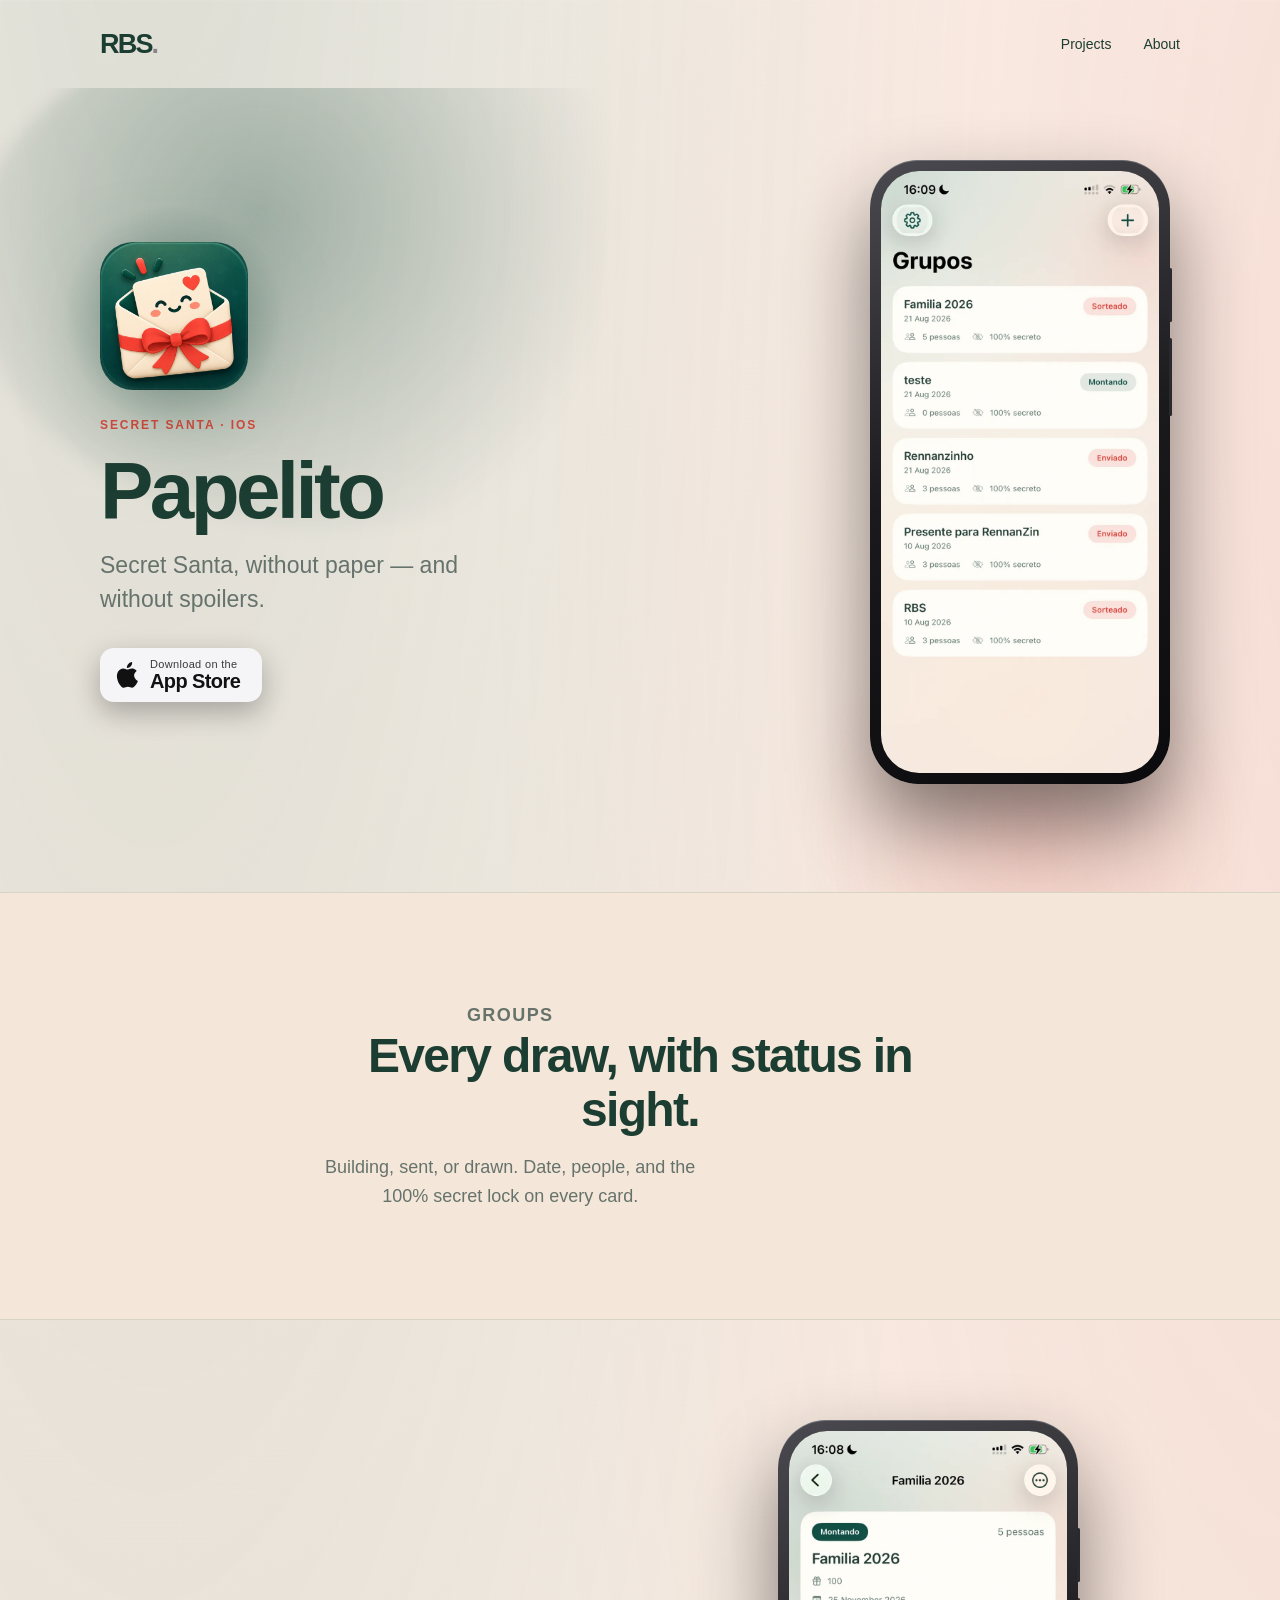
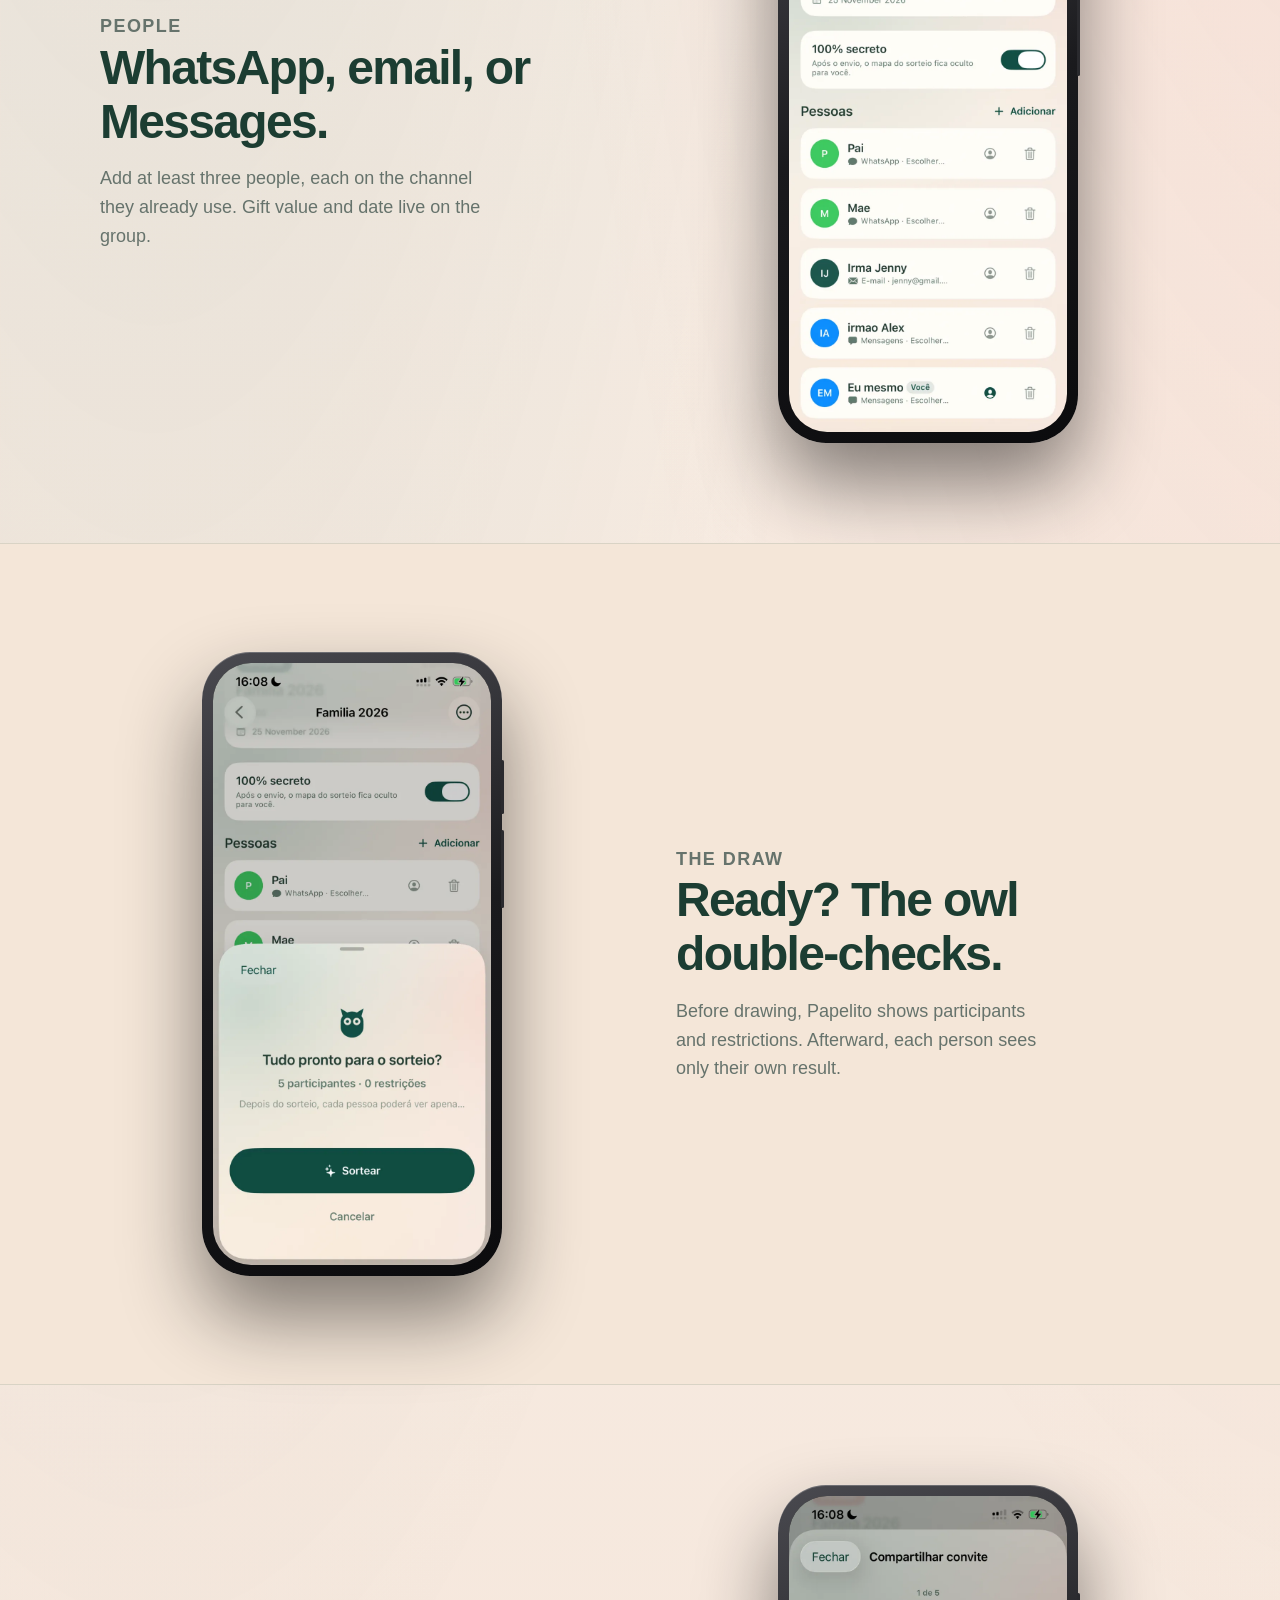
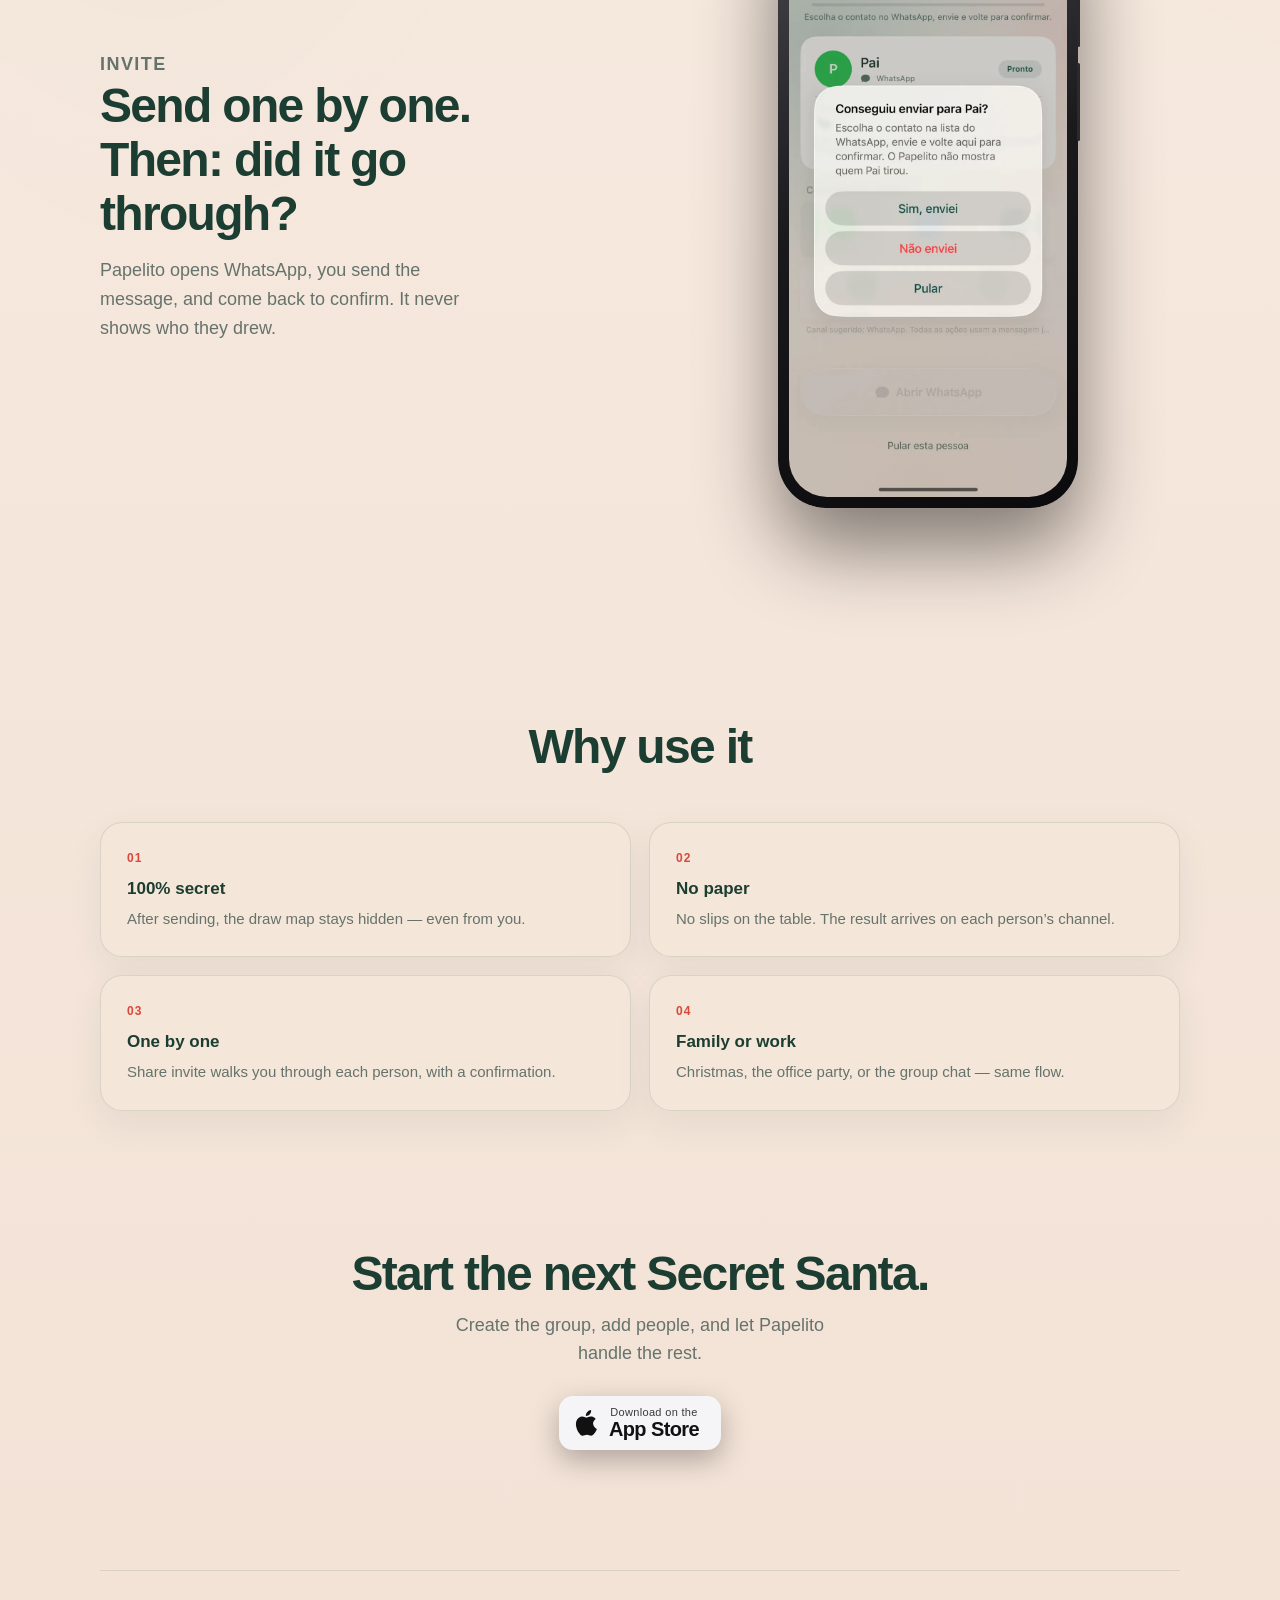
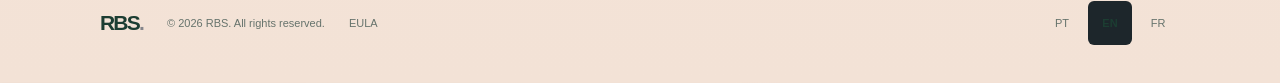
<file: papelito.html>
<!DOCTYPE html>
<html lang="pt-BR" data-title="paTitle" data-meta="paMeta">
<head>
  <meta charset="UTF-8">
  <meta name="viewport" content="width=device-width, initial-scale=1">
  <title>Papelito — Amigo secreto</title>
  <meta name="description" content="Papelito organiza o amigo secreto: grupos, pessoas e o resultado enviado um a um. 100% secreto.">
  <meta name="author" content="RBS">
  <meta name="theme-color" content="#FBF4EC">
  <meta property="og:type" content="website">
  <meta property="og:title" content="Papelito — Amigo secreto">
  <meta property="og:description" content="Papelito organiza o amigo secreto: grupos, pessoas e o resultado enviado um a um. 100% secreto.">
  <link rel="icon" href="assets/images/apps/papelito.png" type="image/png">
  <link rel="stylesheet" href="css/rbs.css">
  <link rel="stylesheet" href="css/app-pages.css">
  <script src="js/rbs.js" defer></script>
</head>
<body class="app-page papelito">
  <a class="skip-link" href="#main" data-copy="skip">Pular para o conteúdo</a>
  <header class="site-header wrap">
    <a class="wordmark" href="./" aria-label="RBS">RBS<span aria-hidden="true">.</span></a>
    <nav data-label="navigation" aria-label="Principal">
      <a href="./#projects" data-copy="projects">Projetos</a>
      <a href="./#about" data-copy="about">Sobre</a>
    </nav>
  </header>
  <main id="main" class="app-main">
    <section class="app-hero wrap">
      <div class="app-hero-copy app-reveal">
        <div class="app-icon-wrap">
          <img class="app-icon" src="assets/images/apps/papelito.png" width="148" height="148" alt="Ícone do Papelito" data-alt="paIconAlt">
        </div>
        <p class="app-kicker" data-copy="paEyebrow">Amigo secreto · iOS</p>
        <h1>Papelito</h1>
        <p class="app-tagline" data-copy="paTagline">O amigo secreto, sem papel e sem fofoca.</p>
        <a class="store-badge" href="https://apps.apple.com/br/app/papelito/id6804012781" target="_blank" rel="noopener noreferrer">
          <svg width="22" height="26" viewBox="0 0 22 26" aria-hidden="true"><path fill="currentColor" d="M18.1 13.6c0-3.1 2.6-4.6 2.7-4.7-1.5-2.2-3.8-2.5-4.6-2.5-1.9-.2-3.8 1.2-4.8 1.2s-2.5-1.1-4.2-1.1c-2.1 0-4.1 1.3-5.2 3.2-2.3 3.9-.6 9.6 1.6 12.8 1.1 1.5 2.4 3.3 4.1 3.2 1.6 0 2.3-1 4.2-1s2.5 1 4.3 1 2.8-1.6 3.9-3.1c1.2-1.8 1.7-3.5 1.8-3.6-.04-.02-3.4-1.3-3.8-5.4zM14.8 4.3c.9-1.1 1.5-2.6 1.3-4.3-1.3.1-2.9.9-3.8 2-.8.9-1.6 2.5-1.4 4 1.5.1 2.9-.7 3.9-1.7z"/></svg>
          <span class="store-badge-copy"><span class="store-badge-kicker" data-copy="storeKicker">Baixar na</span><span class="store-badge-name">App Store</span></span>
        </a>
      </div>
      <div class="app-hero-device app-reveal">
        <figure class="device device-float">
          <div class="device-bezel">
            <div class="device-screen">
              <picture>
                <source type="image/webp" srcset="assets/images/apps/papelito-grupos.webp">
                <img src="assets/images/apps/papelito-grupos.jpg" width="390" height="844" alt="Lista de grupos no Papelito" data-alt="paAltGrupos" fetchpriority="high">
              </picture>
            </div>
          </div>
        </figure>
      </div>
    </section>

    <section class="app-band">
      <div class="app-feature wrap app-feature-solo">
        <div class="app-feature-copy app-reveal">
          <p class="app-feature-kicker" data-copy="paF1Kicker">Grupos</p>
          <h2 data-copy="paF1Title">Todos os sorteios, com o status à vista.</h2>
          <p data-copy="paF1Body">Montando, enviado ou sorteado. Data, pessoas e o cadeado de 100% secreto em cada cartão.</p>
        </div>
      </div>
    </section>

    <section class="app-feature wrap">
      <div class="app-feature-copy app-reveal">
        <p class="app-feature-kicker" data-copy="paF2Kicker">Pessoas</p>
        <h2 data-copy="paF2Title">WhatsApp, e-mail ou Mensagens.</h2>
        <p data-copy="paF2Body">Adicione pelo menos três pessoas, cada uma no canal que já usa. Valor do presente e data ficam no grupo.</p>
      </div>
      <div class="app-reveal">
        <figure class="device">
          <div class="device-bezel">
            <div class="device-screen">
              <picture>
                <source type="image/webp" srcset="assets/images/apps/papelito-pessoas.webp">
                <img src="assets/images/apps/papelito-pessoas.jpg" width="390" height="844" alt="Pessoas de um grupo no Papelito" data-alt="paAltPessoas" loading="lazy">
              </picture>
            </div>
          </div>
        </figure>
      </div>
    </section>

    <section class="app-band">
      <div class="app-feature wrap is-reverse">
        <div class="app-feature-copy app-reveal">
          <p class="app-feature-kicker" data-copy="paF3Kicker">Sorteio</p>
          <h2 data-copy="paF3Title">Tudo pronto? A coruja confirma.</h2>
          <p data-copy="paF3Body">Antes de sortear, o Papelito mostra participantes e restrições. Depois, cada um vê só o próprio resultado.</p>
        </div>
        <div class="app-reveal">
          <figure class="device">
            <div class="device-bezel">
              <div class="device-screen">
                <picture>
                  <source type="image/webp" srcset="assets/images/apps/papelito-sorteio.webp">
                  <img src="assets/images/apps/papelito-sorteio.jpg" width="390" height="844" alt="Confirmação do sorteio no Papelito" data-alt="paAltSorteio" loading="lazy">
                </picture>
              </div>
            </div>
          </figure>
        </div>
      </div>
    </section>

    <section class="app-feature wrap">
      <div class="app-feature-copy app-reveal">
        <p class="app-feature-kicker" data-copy="paF4Kicker">Convite</p>
        <h2 data-copy="paF4Title">Envia um a um. Confirma: conseguiu enviar?</h2>
        <p data-copy="paF4Body">O Papelito abre o WhatsApp, você despacha a mensagem e volta para confirmar. Ele nunca mostra quem a pessoa tirou.</p>
      </div>
      <div class="app-reveal">
        <figure class="device">
          <div class="device-bezel">
            <div class="device-screen">
              <picture>
                <source type="image/webp" srcset="assets/images/apps/papelito-convite.webp">
                <img src="assets/images/apps/papelito-convite.jpg" width="390" height="844" alt="Envio do convite no Papelito" data-alt="paAltConvite" loading="lazy">
              </picture>
            </div>
          </div>
        </figure>
      </div>
    </section>

    <section class="app-why wrap">
      <h2 class="app-reveal" data-copy="paWhyTitle">Por que usar</h2>
      <div class="why-grid">
        <article class="why-card app-reveal"><span class="why-index">01</span><strong data-copy="paWhy1Title">100% secreto</strong><p data-copy="paWhy1Body">Depois do envio, o mapa do sorteio fica oculto — inclusive para você.</p></article>
        <article class="why-card app-reveal"><span class="why-index">02</span><strong data-copy="paWhy2Title">Sem papel</strong><p data-copy="paWhy2Body">Nada de papéis na mesa. O resultado chega no canal de cada um.</p></article>
        <article class="why-card app-reveal"><span class="why-index">03</span><strong data-copy="paWhy3Title">Um a um</strong><p data-copy="paWhy3Body">Compartilhar convite guia o envio pessoa por pessoa, com confirmação.</p></article>
        <article class="why-card app-reveal"><span class="why-index">04</span><strong data-copy="paWhy4Title">Família ou trabalho</strong><p data-copy="paWhy4Body">Natal, confraternização ou o grupo da firma — o mesmo fluxo.</p></article>
      </div>
    </section>

    <section class="app-cta wrap app-reveal">
      <h2 data-copy="paCtaTitle">Comece o próximo amigo secreto.</h2>
      <p data-copy="paCtaBody">Crie o grupo, chame as pessoas e deixe o Papelito cuidar do resto.</p>
      <a class="store-badge" href="https://apps.apple.com/br/app/papelito/id6804012781" target="_blank" rel="noopener noreferrer">
        <svg width="22" height="26" viewBox="0 0 22 26" aria-hidden="true"><path fill="currentColor" d="M18.1 13.6c0-3.1 2.6-4.6 2.7-4.7-1.5-2.2-3.8-2.5-4.6-2.5-1.9-.2-3.8 1.2-4.8 1.2s-2.5-1.1-4.2-1.1c-2.1 0-4.1 1.3-5.2 3.2-2.3 3.9-.6 9.6 1.6 12.8 1.1 1.5 2.4 3.3 4.1 3.2 1.6 0 2.3-1 4.2-1s2.5 1 4.3 1 2.8-1.6 3.9-3.1c1.2-1.8 1.7-3.5 1.8-3.6-.04-.02-3.4-1.3-3.8-5.4zM14.8 4.3c.9-1.1 1.5-2.6 1.3-4.3-1.3.1-2.9.9-3.8 2-.8.9-1.6 2.5-1.4 4 1.5.1 2.9-.7 3.9-1.7z"/></svg>
        <span class="store-badge-copy"><span class="store-badge-kicker" data-copy="storeKicker">Baixar na</span><span class="store-badge-name">App Store</span></span>
      </a>
    </section>
  </main>
  <footer class="site-footer wrap">
    <div class="footer-brand"><a class="wordmark" href="./" aria-label="RBS">RBS<span aria-hidden="true">.</span></a><p data-copy="copyright">© 2026 RBS. Todos os direitos reservados.</p><a class="footer-legal" href="eula.html" data-copy="eulaLink">EULA</a></div>
    <div class="languages" role="group" aria-label="Idioma do site" data-label="language">
      <button type="button" data-lang="pt" aria-pressed="true" lang="pt-BR" aria-label="Português">PT</button>
      <button type="button" data-lang="en" aria-pressed="false" lang="en" aria-label="English">EN</button>
      <button type="button" data-lang="fr" aria-pressed="false" lang="fr" aria-label="Français">FR</button>
    </div>
  </footer>
</body>
</html>
</file>
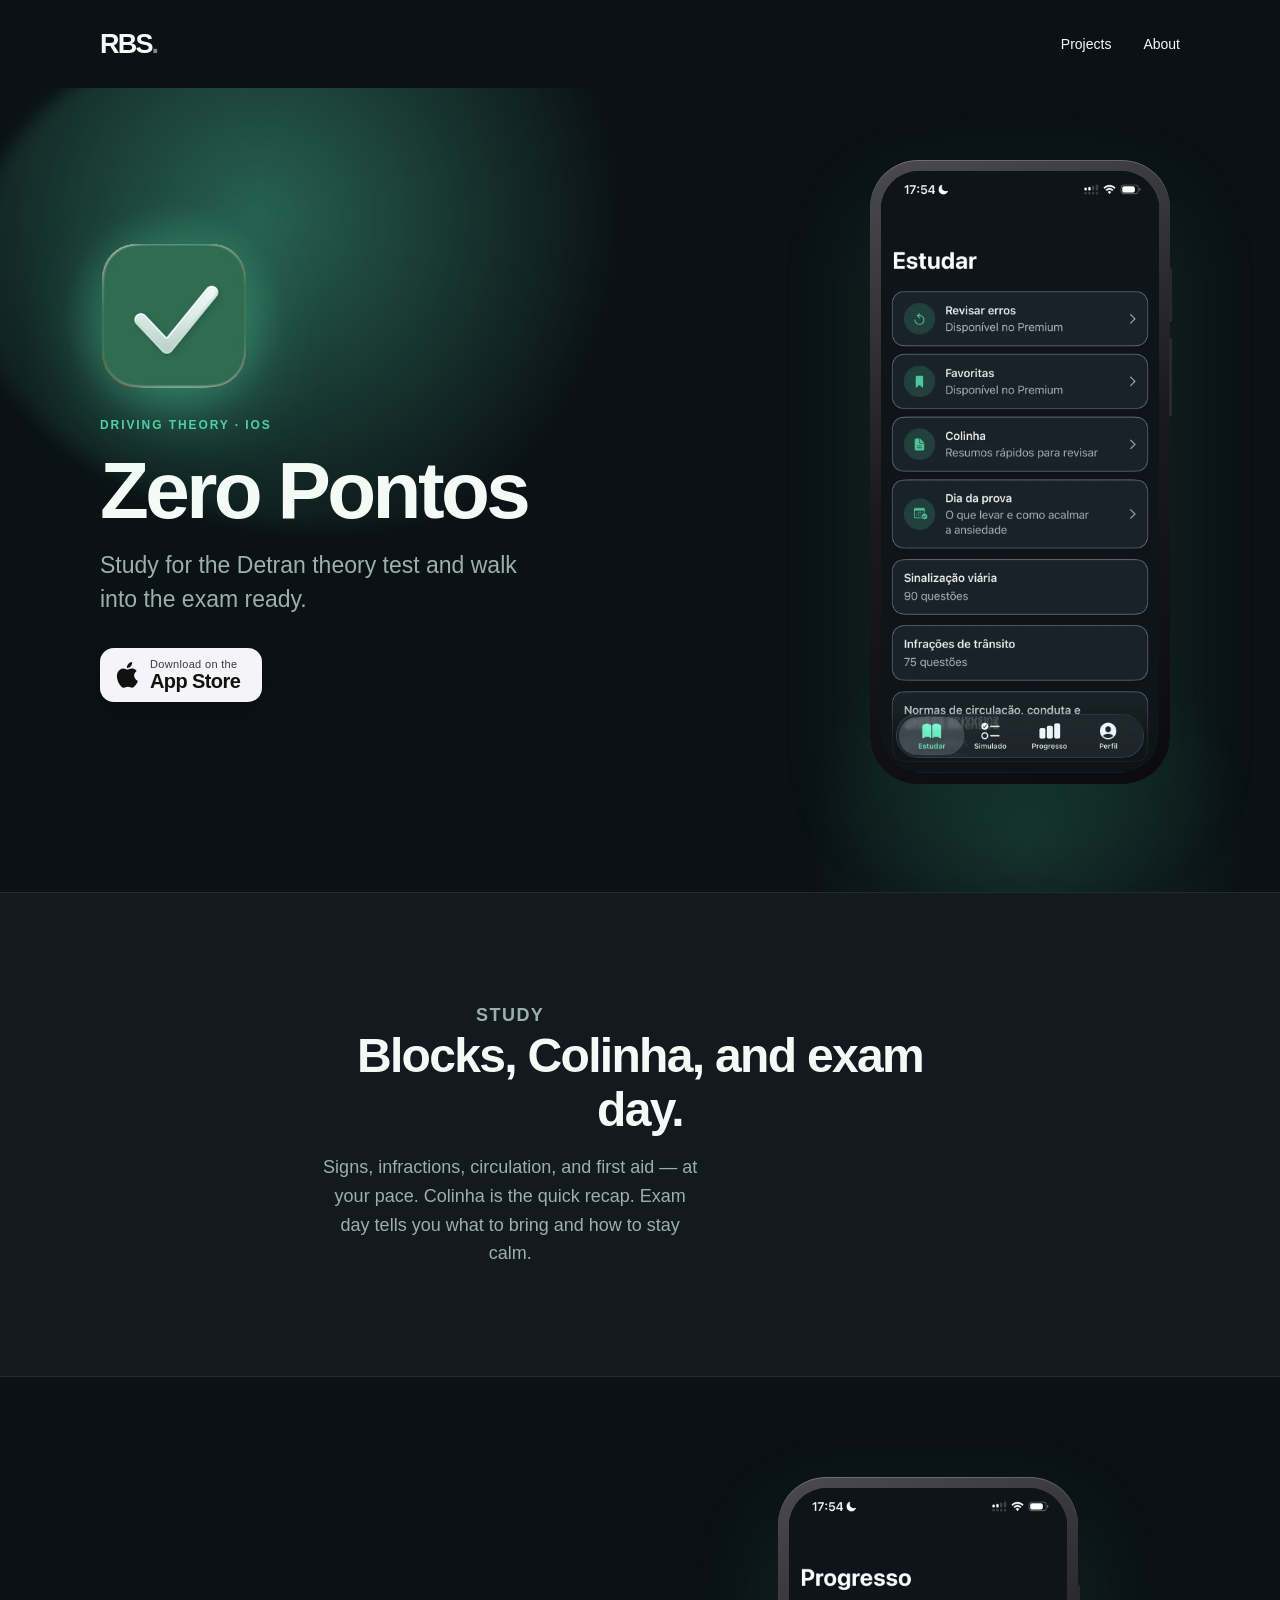
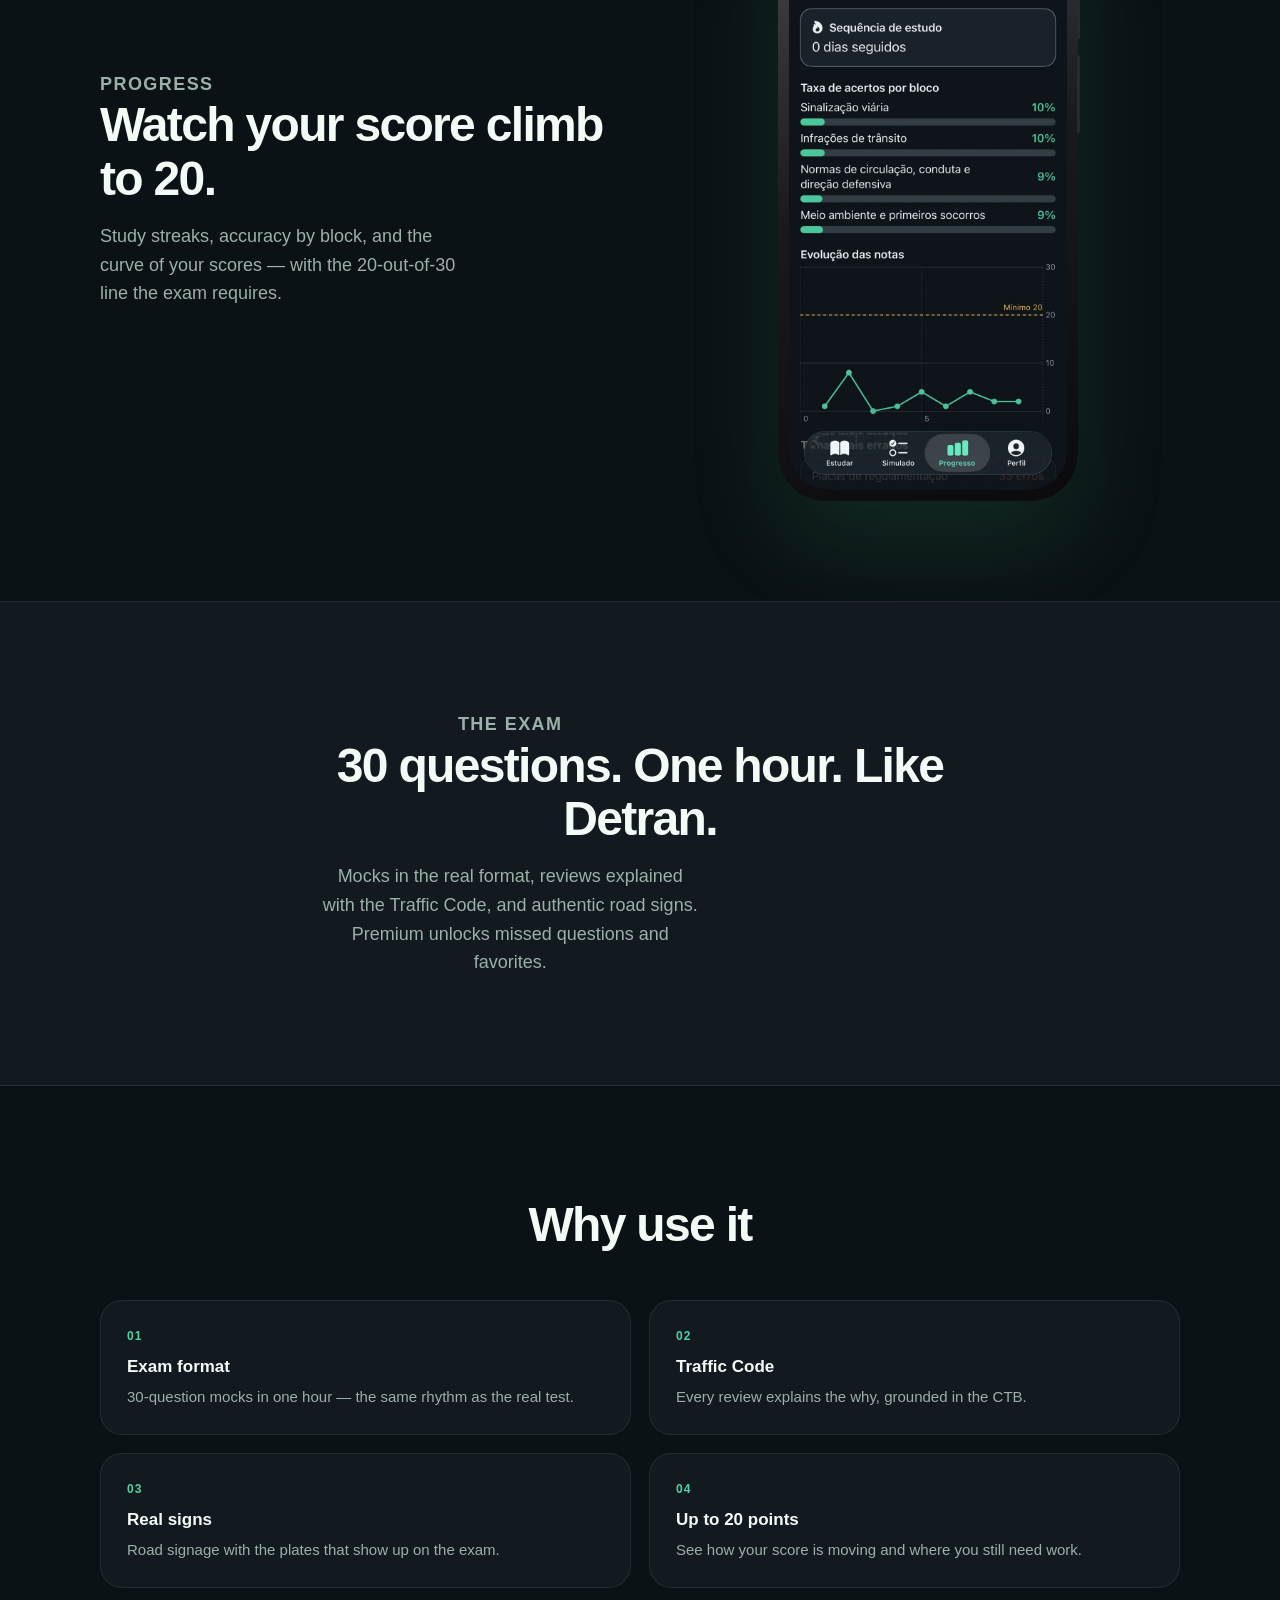
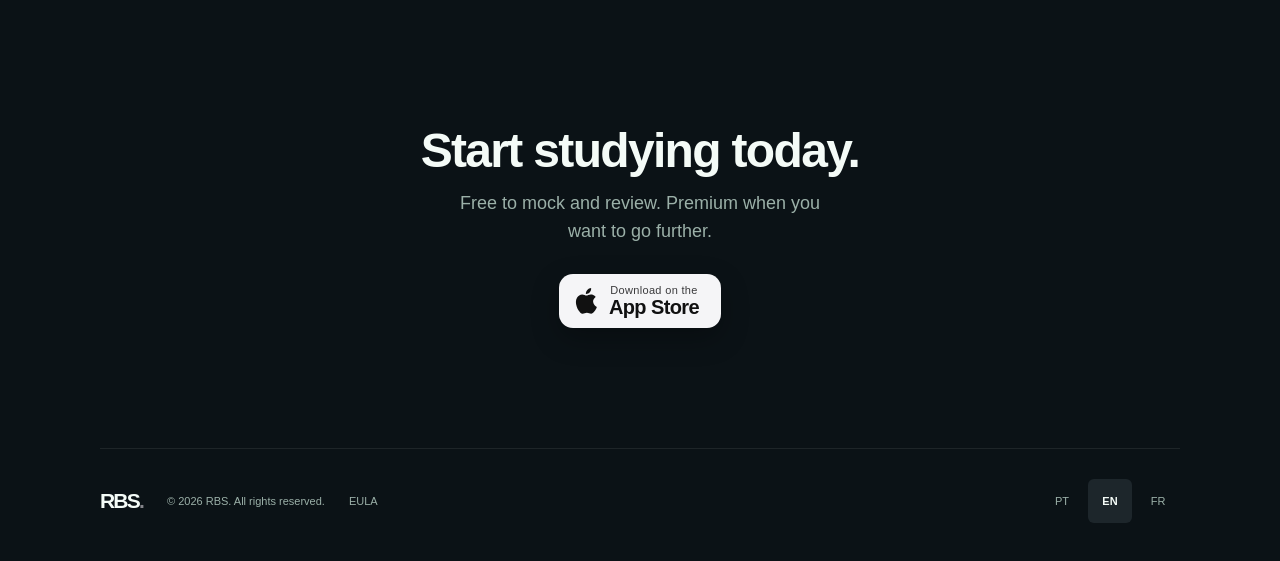
<file: zero-pontos.html>
<!DOCTYPE html>
<html lang="pt-BR" data-title="zpTitle" data-meta="zpMeta">
<head>
  <meta charset="UTF-8">
  <meta name="viewport" content="width=device-width, initial-scale=1">
  <title>Zero Pontos — Simulado CNH</title>
  <meta name="description" content="Estude para a prova teórica do Detran: simulados de 30 questões, revisão com o Código de Trânsito e progresso até a CNH.">
  <meta name="author" content="RBS">
  <meta name="theme-color" content="#0B1216">
  <meta property="og:type" content="website">
  <meta property="og:title" content="Zero Pontos — Simulado CNH">
  <meta property="og:description" content="Estude para a prova teórica do Detran: simulados de 30 questões, revisão com o Código de Trânsito e progresso até a CNH.">
  <link rel="icon" href="assets/images/apps/zero-pontos.png" type="image/png">
  <link rel="stylesheet" href="css/rbs.css">
  <link rel="stylesheet" href="css/app-pages.css">
  <script src="js/rbs.js" defer></script>
</head>
<body class="app-page zp">
  <a class="skip-link" href="#main" data-copy="skip">Pular para o conteúdo</a>
  <header class="site-header wrap">
    <a class="wordmark" href="./" aria-label="RBS">RBS<span aria-hidden="true">.</span></a>
    <nav data-label="navigation" aria-label="Principal">
      <a href="./#projects" data-copy="projects">Projetos</a>
      <a href="./#about" data-copy="about">Sobre</a>
    </nav>
  </header>
  <main id="main" class="app-main">
    <section class="app-hero wrap">
      <div class="app-hero-copy app-reveal">
        <div class="app-icon-wrap">
          <img class="app-icon" src="assets/images/apps/zero-pontos.png" width="148" height="148" alt="Ícone do Zero Pontos" data-alt="zpIconAlt">
        </div>
        <p class="app-kicker" data-copy="zpEyebrow">Simulado CNH · iOS</p>
        <h1>Zero Pontos</h1>
        <p class="app-tagline" data-copy="zpTagline">Estude para a teórica do Detran e chegue na CNH com confiança.</p>
        <a class="store-badge" href="https://apps.apple.com/us/app/zero-pontos-simulado-cnh/id6818911154" target="_blank" rel="noopener noreferrer">
          <svg width="22" height="26" viewBox="0 0 22 26" aria-hidden="true"><path fill="currentColor" d="M18.1 13.6c0-3.1 2.6-4.6 2.7-4.7-1.5-2.2-3.8-2.5-4.6-2.5-1.9-.2-3.8 1.2-4.8 1.2s-2.5-1.1-4.2-1.1c-2.1 0-4.1 1.3-5.2 3.2-2.3 3.9-.6 9.6 1.6 12.8 1.1 1.5 2.4 3.3 4.1 3.2 1.6 0 2.3-1 4.2-1s2.5 1 4.3 1 2.8-1.6 3.9-3.1c1.2-1.8 1.7-3.5 1.8-3.6-.04-.02-3.4-1.3-3.8-5.4zM14.8 4.3c.9-1.1 1.5-2.6 1.3-4.3-1.3.1-2.9.9-3.8 2-.8.9-1.6 2.5-1.4 4 1.5.1 2.9-.7 3.9-1.7z"/></svg>
          <span class="store-badge-copy"><span class="store-badge-kicker" data-copy="storeKicker">Baixar na</span><span class="store-badge-name">App Store</span></span>
        </a>
      </div>
      <div class="app-hero-device app-reveal">
        <figure class="device device-float">
          <div class="device-bezel">
            <div class="device-screen">
              <picture>
                <source type="image/webp" srcset="assets/images/apps/zero-pontos-estudar.webp">
                <img src="assets/images/apps/zero-pontos-estudar.png" width="390" height="844" alt="Aba Estudar do Zero Pontos" data-alt="zpAltEstudar" fetchpriority="high">
              </picture>
            </div>
          </div>
        </figure>
      </div>
    </section>

    <section class="app-band">
      <div class="app-feature wrap app-feature-solo">
        <div class="app-feature-copy app-reveal">
          <p class="app-feature-kicker" data-copy="zpF1Kicker">Estudar</p>
          <h2 data-copy="zpF1Title">Blocos, Colinha e o dia da prova.</h2>
          <p data-copy="zpF1Body">Sinalização, infrações, circulação e primeiros socorros — no seu ritmo. A Colinha resume o essencial. Dia da prova mostra o que levar e como chegar calmo.</p>
        </div>
      </div>
    </section>

    <section class="app-feature wrap">
      <div class="app-feature-copy app-reveal">
        <p class="app-feature-kicker" data-copy="zpF2Kicker">Progresso</p>
        <h2 data-copy="zpF2Title">Acompanhe a nota até o mínimo 20.</h2>
        <p data-copy="zpF2Body">Sequência de estudo, acertos por bloco e a curva das suas notas — com a linha dos 20 de 30 que a prova exige.</p>
      </div>
      <div class="app-reveal">
        <figure class="device">
          <div class="device-bezel">
            <div class="device-screen">
              <picture>
                <source type="image/webp" srcset="assets/images/apps/zero-pontos-progresso.webp">
                <img src="assets/images/apps/zero-pontos-progresso.png" width="390" height="844" alt="Aba Progresso do Zero Pontos" data-alt="zpAltProgresso" loading="lazy">
              </picture>
            </div>
          </div>
        </figure>
      </div>
    </section>

    <section class="app-band">
      <div class="app-feature wrap app-feature-solo">
        <div class="app-feature-copy app-reveal">
          <p class="app-feature-kicker" data-copy="zpF3Kicker">Prova</p>
          <h2 data-copy="zpF3Title">30 questões. 1 hora. Como no Detran.</h2>
          <p data-copy="zpF3Body">Simulados no formato da teórica, revisão explicada com o Código de Trânsito e placas reais de sinalização. Premium libera revisar erros e favoritas.</p>
        </div>
      </div>
    </section>

    <section class="app-why wrap">
      <h2 class="app-reveal" data-copy="zpWhyTitle">Por que usar</h2>
      <div class="why-grid">
        <article class="why-card app-reveal"><span class="why-index">01</span><strong data-copy="zpWhy1Title">Formato da prova</strong><p data-copy="zpWhy1Body">Simulados de 30 questões em 1 hora — o mesmo ritmo da teórica.</p></article>
        <article class="why-card app-reveal"><span class="why-index">02</span><strong data-copy="zpWhy2Title">Código de Trânsito</strong><p data-copy="zpWhy2Body">Cada revisão explica o porquê, com base no CTB.</p></article>
        <article class="why-card app-reveal"><span class="why-index">03</span><strong data-copy="zpWhy3Title">Placas de verdade</strong><p data-copy="zpWhy3Body">Sinalização viária com as placas que caem na prova.</p></article>
        <article class="why-card app-reveal"><span class="why-index">04</span><strong data-copy="zpWhy4Title">Até os 20 pontos</strong><p data-copy="zpWhy4Body">Veja a evolução da nota e onde ainda precisa estudar.</p></article>
      </div>
    </section>

    <section class="app-cta wrap app-reveal">
      <h2 data-copy="zpCtaTitle">Comece a estudar hoje.</h2>
      <p data-copy="zpCtaBody">Gratuito para simular e revisar. Premium quando quiser ir além.</p>
      <a class="store-badge" href="https://apps.apple.com/us/app/zero-pontos-simulado-cnh/id6818911154" target="_blank" rel="noopener noreferrer">
        <svg width="22" height="26" viewBox="0 0 22 26" aria-hidden="true"><path fill="currentColor" d="M18.1 13.6c0-3.1 2.6-4.6 2.7-4.7-1.5-2.2-3.8-2.5-4.6-2.5-1.9-.2-3.8 1.2-4.8 1.2s-2.5-1.1-4.2-1.1c-2.1 0-4.1 1.3-5.2 3.2-2.3 3.9-.6 9.6 1.6 12.8 1.1 1.5 2.4 3.3 4.1 3.2 1.6 0 2.3-1 4.2-1s2.5 1 4.3 1 2.8-1.6 3.9-3.1c1.2-1.8 1.7-3.5 1.8-3.6-.04-.02-3.4-1.3-3.8-5.4zM14.8 4.3c.9-1.1 1.5-2.6 1.3-4.3-1.3.1-2.9.9-3.8 2-.8.9-1.6 2.5-1.4 4 1.5.1 2.9-.7 3.9-1.7z"/></svg>
        <span class="store-badge-copy"><span class="store-badge-kicker" data-copy="storeKicker">Baixar na</span><span class="store-badge-name">App Store</span></span>
      </a>
    </section>
  </main>
  <footer class="site-footer wrap">
    <div class="footer-brand"><a class="wordmark" href="./" aria-label="RBS">RBS<span aria-hidden="true">.</span></a><p data-copy="copyright">© 2026 RBS. Todos os direitos reservados.</p><a class="footer-legal" href="eula.html" data-copy="eulaLink">EULA</a></div>
    <div class="languages" role="group" aria-label="Idioma do site" data-label="language">
      <button type="button" data-lang="pt" aria-pressed="true" lang="pt-BR" aria-label="Português">PT</button>
      <button type="button" data-lang="en" aria-pressed="false" lang="en" aria-label="English">EN</button>
      <button type="button" data-lang="fr" aria-pressed="false" lang="fr" aria-label="Français">FR</button>
    </div>
  </footer>
</body>
</html>
</file>
<file: css/rbs.css>
:root{color-scheme:light;--ink:#1d1d1f;--muted:#636368;--blue:#0066cc;--paper:#fafafa;font-family:-apple-system,BlinkMacSystemFont,"Segoe UI",sans-serif;color:var(--ink);background:var(--paper);font-synthesis:none}
*{box-sizing:border-box}body{margin:0}a{color:inherit;text-decoration:none}button{font:inherit}a,button{-webkit-tap-highlight-color:transparent}a:focus-visible,button:focus-visible{outline:3px solid var(--blue);outline-offset:6px}a:hover{color:var(--blue)}.wrap{width:min(1080px,calc(100% - 64px));margin-inline:auto}.site-header{height:100px;display:flex;align-items:center;justify-content:space-between}.wordmark{font-size:27px;font-weight:750;letter-spacing:-1.8px}.wordmark span{color:#85858b}.site-header nav{display:flex;gap:32px;font-size:14px}.hero{padding-block:105px 115px}.eyebrow{font-size:12px;font-weight:600;letter-spacing:.1em;text-transform:uppercase;color:var(--muted);margin:0 0 24px}h1{font-size:clamp(64px,8.4vw,104px);line-height:1.02;letter-spacing:-.065em;font-weight:650;margin:0;white-space:pre-line}.intro{max-width:465px;font-size:22px;line-height:1.5;color:var(--muted);margin:30px 0 25px}.text-link{color:var(--blue);font-size:15px}.text-link span+span{margin-left:8px}.section-heading{display:flex;align-items:center;justify-content:space-between;margin-bottom:25px}h2{font-size:21px;font-weight:600;letter-spacing:-.035em;margin:0}.project-count{font-size:12px;color:var(--muted)}.project-card{display:grid;grid-template-columns:1fr 1fr;background:#f0f0f2;border:1px solid #e7e7e9;border-radius:24px;overflow:hidden;min-height:400px}.project-card+.project-card{margin-top:24px}.project-art{background:radial-gradient(ellipse at 50% 45%,#233864,#0b1125 75%);display:flex;flex-direction:column;justify-content:center;align-items:center;padding:38px;gap:18px}.project-art img{width:min(250px,100%);height:auto;object-fit:contain;image-rendering:pixelated;filter:drop-shadow(0 16px 28px #0005)}.project-art img[src*="/apps/"]{image-rendering:auto;width:min(200px,64%);border-radius:22.5%}
.project-art img[src*="zero-pontos.png"]{filter:drop-shadow(0 18px 32px rgba(79,209,161,.38))}
.project-art img[src*="marca.png"]{filter:drop-shadow(0 18px 32px rgba(61,98,168,.4))}
.project-art img[src*="papelito.png"]{filter:drop-shadow(0 18px 32px rgba(31,77,63,.4))}.art-caption{color:#b8c9ec;font-size:11px;font-weight:600;letter-spacing:.15em}.project-content{padding:64px 48px;align-self:center}.project-content .eyebrow{margin-bottom:16px;font-size:11px}.project-content h3{font-size:40px;font-weight:600;letter-spacing:-.045em;margin:0 0 18px}.project-content>p:not(.eyebrow){font-size:17px;line-height:1.6;color:var(--muted);max-width:350px;margin:0 0 28px}.button{display:inline-flex;align-items:center;gap:24px;padding:14px 20px;border-radius:999px;background:var(--ink);color:white;font-size:14px;font-weight:500}.button:hover{background:#38383b;color:white}.project-actions{display:flex;flex-direction:column;align-items:flex-start;gap:14px}.project-actions .text-link{font-size:14px}.about{padding-block:115px;display:grid;grid-template-columns:1fr 2fr;gap:45px}.about h2{padding-top:7px}.about-statement{font-size:clamp(30px,4vw,44px);line-height:1.15;letter-spacing:-.045em;margin:0 0 24px;font-weight:550;white-space:pre-line}.about-description{max-width:560px;color:var(--muted);font-size:18px;line-height:1.65;margin:0}.site-footer{border-top:1px solid #dedee1;display:flex;align-items:center;justify-content:space-between;gap:24px;padding-block:30px 38px}.footer-brand{display:flex;align-items:center;gap:24px}.footer-brand .wordmark{font-size:21px}.footer-brand p{font-size:11px;color:var(--muted)}.footer-legal{font-size:11px;color:var(--muted)}
body.eula{--legal-link:#06c;--legal-rule:#d2d2d7;--legal-ink:#1d1d1f;--legal-muted:#6e6e73;background:#fff;font-family:-apple-system,BlinkMacSystemFont,"SF Pro Text","Helvetica Neue",Helvetica,Arial,sans-serif}
body.eula .legal{width:min(680px,calc(100% - 48px));margin-inline:auto;padding:56px 0 120px;color:var(--legal-ink)}
body.eula .legal h1{font-size:clamp(32px,5vw,40px);line-height:1.15;letter-spacing:-.03em;font-weight:700;margin:0 0 10px;white-space:normal}
body.eula .legal p.legal-updated{font-size:12px;line-height:1.4;color:var(--legal-muted);margin:0 0 36px}
body.eula .legal-lead,body.eula .legal p,body.eula .legal li{font-size:17px;line-height:1.47;color:var(--legal-ink);margin:0 0 16px;max-width:none}
body.eula .legal section{margin:0;padding:28px 0 8px;border-top:1px solid var(--legal-rule)}
body.eula .legal h2{font-size:21px;line-height:1.2;letter-spacing:-.02em;font-weight:600;margin:0 0 12px;color:var(--legal-ink)}
body.eula .legal a{color:var(--legal-link)}
body.eula .legal a:hover{text-decoration:underline}
body.eula .legal p.legal-contact{margin-top:40px;padding-top:28px;border-top:1px solid var(--legal-rule);font-size:17px;color:var(--legal-muted)}
@media(prefers-color-scheme:dark){body.eula{--ink:#f5f5f7;--muted:#a1a1a6;--blue:#2997ff;--paper:#000;--legal-link:#2997ff;--legal-rule:#424245;--legal-ink:#f5f5f7;--legal-muted:#a1a1a6;background:#000;color:#f5f5f7}body.eula .site-footer{border-color:#424245}body.eula .languages button[aria-pressed=true]{background:#1d1d1f;color:#f5f5f7}body.eula .skip-link{background:#1d1d1f;color:#f5f5f7}}.languages{display:flex;gap:4px}.languages button{border:0;background:transparent;color:var(--muted);font-size:11px;border-radius:6px;cursor:pointer;min-width:44px;min-height:44px}.languages button[aria-pressed=true]{color:var(--ink);font-weight:700;background:#ededf0}.skip-link{position:absolute;top:12px;left:16px;background:white;padding:12px;transform:translateY(-160%);z-index:5}.skip-link:focus{transform:translateY(0)}
@media(max-width:700px){.wrap{width:calc(100% - 40px)}.site-header{height:80px}.site-header nav{gap:24px}.hero{padding-block:65px 80px}.intro{font-size:19px;max-width:340px}.project-card{grid-template-columns:1fr}.project-art{min-height:300px;padding:28px}.project-art img{width:200px}.project-content{padding:34px 28px 40px}.project-content h3{font-size:34px}.about{grid-template-columns:1fr;gap:30px;padding-block:75px}.site-footer{align-items:flex-start}.footer-brand{align-items:flex-start;flex-direction:column;gap:8px}.footer-brand p{max-width:190px;line-height:1.6;margin:0}}
</file>
<file: css/app-pages.css>
/* Product pages for Zero Pontos and Marca. Scoped to body.app-page so home/EULA stay unchanged. */
body.app-page{
  --ink:#f4fbf7;
  --muted:#9bb0a8;
  --blue:#4fd1a1;
  --paper:#0b1216;
  --paper-2:#121a1f;
  --paper-3:#182228;
  --accent:#4fd1a1;
  --accent-deep:#2fa87c;
  --glow:rgba(79,209,161,.42);
  --glow-soft:rgba(79,209,161,.16);
  --line:rgba(255,255,255,.08);
  --display:-apple-system,BlinkMacSystemFont,"SF Pro Display","Helvetica Neue",Helvetica,Arial,sans-serif;
  --text:-apple-system,BlinkMacSystemFont,"SF Pro Text","Helvetica Neue",Helvetica,Arial,sans-serif;
  color-scheme:dark;
  background:var(--paper);
  color:var(--ink);
  font-family:var(--text);
}
body.app-page.marca{
  --ink:#f6f1e8;
  --muted:#a8a195;
  --blue:#d9a441;
  --paper:#050505;
  --paper-2:#0c0c0b;
  --paper-3:#14130f;
  --accent:#d9a441;
  --accent-deep:#b8862e;
  --glow:rgba(217,164,65,.36);
  --glow-soft:rgba(143,154,122,.18);
  --line:rgba(246,241,232,.08);
  --display:"Newsreader","Iowan Old Style",Palatino,"Palatino Linotype","Times New Roman",serif;
}
body.app-page.papelito{
  --ink:#1c3d32;
  --muted:#66736c;
  --blue:#1f4d3f;
  --paper:#fbf4ec;
  --paper-2:#f4e6d8;
  --paper-3:#f3e2d6;
  --accent:#d9483b;
  --accent-deep:#1f4d3f;
  --glow:rgba(31,77,63,.34);
  --glow-soft:rgba(217,72,59,.16);
  --line:rgba(31,77,63,.12);
  color-scheme:light;
  background:
    radial-gradient(ellipse at 12% -8%,rgba(31,77,63,.14),transparent 52%),
    radial-gradient(ellipse at 108% 8%,rgba(217,72,59,.12),transparent 46%),
    linear-gradient(180deg,#fbf4ec 0%,#f3e2d6 100%);
}
body.papelito .skip-link{background:#fff;color:var(--ink)}
body.papelito .languages button[aria-pressed=true]{background:#ead9cc;color:var(--ink)}
body.papelito .device-bezel{box-shadow:0 40px 90px rgba(31,77,63,.18),0 24px 60px rgba(0,0,0,.2),inset 0 1px 0 rgba(255,255,255,.22)}
body.papelito .app-band{background:linear-gradient(180deg,#f7e9dd,#f1ddd0);border-color:rgba(31,77,63,.08)}
body.papelito .why-card{
  background:rgba(255,255,255,.68);
  -webkit-backdrop-filter:saturate(140%) blur(18px);
  backdrop-filter:saturate(140%) blur(18px);
  border:1px solid rgba(255,255,255,.78);
  box-shadow:0 12px 36px rgba(31,77,63,.07);
}
body.app-page .skip-link{background:#1a2428;color:var(--ink)}
body.app-page .site-header{height:88px}
body.app-page .site-footer{border-color:var(--line)}
body.app-page .languages button[aria-pressed=true]{background:#1d262b;color:var(--ink)}
body.marca .languages button[aria-pressed=true]{background:#1a1814;color:var(--ink)}
body.app-page .footer-legal:hover,body.app-page .wordmark:hover{color:var(--accent)}

body.app-page .app-main{overflow:clip}
body.app-page .app-hero{
  position:relative;
  display:grid;
  grid-template-columns:minmax(0,1fr) minmax(260px,320px);
  gap:72px;
  align-items:center;
  padding:72px 0 108px;
  isolation:isolate;
}
body.app-page .app-hero::before,
body.app-page .app-hero::after{
  content:"";
  position:absolute;
  z-index:-1;
  pointer-events:none;
  border-radius:50%;
  filter:blur(8px);
}
body.app-page .app-hero::before{
  width:min(720px,90vw);
  height:min(520px,70vw);
  left:-12%;
  top:-10%;
  background:radial-gradient(circle at 40% 40%,var(--glow),transparent 68%);
}
body.app-page .app-hero::after{
  width:min(480px,70vw);
  height:min(420px,60vw);
  right:-8%;
  bottom:-18%;
  background:radial-gradient(circle at 50% 50%,var(--glow-soft),transparent 70%);
}
body.app-page .app-kicker{
  margin:0 0 18px;
  font-size:12px;
  font-weight:600;
  letter-spacing:.16em;
  text-transform:uppercase;
  color:var(--accent);
}
body.app-page .app-icon-wrap{
  position:relative;
  width:148px;
  height:148px;
  margin:0 0 28px;
}
body.app-page .app-icon-wrap::before{
  content:"";
  position:absolute;
  inset:-28%;
  background:radial-gradient(circle,var(--glow) 0%,transparent 68%);
  z-index:0;
}
body.app-page .app-icon{
  position:relative;
  display:block;
  width:148px;
  height:148px;
  border-radius:22.5%;
  object-fit:cover;
  filter:drop-shadow(0 22px 40px var(--glow));
}
body.app-page .app-hero h1{
  font-family:var(--display);
  font-size:clamp(52px,7vw,80px);
  line-height:1.02;
  letter-spacing:-.045em;
  font-weight:650;
  margin:0 0 18px;
  white-space:normal;
}
body.marca .app-hero h1{font-weight:500;letter-spacing:-.03em}
body.app-page .app-tagline{
  max-width:34ch;
  margin:0 0 32px;
  font-size:clamp(19px,2.2vw,23px);
  line-height:1.45;
  color:var(--muted);
}
body.app-page .store-badge{
  display:inline-flex;
  align-items:center;
  gap:12px;
  min-height:52px;
  padding:10px 22px 10px 16px;
  border-radius:14px;
  background:#f5f5f7;
  color:#111;
  box-shadow:0 10px 28px rgba(0,0,0,.28);
}
body.app-page .store-badge:hover{color:#111;background:#fff;transform:translateY(-1px)}
body.app-page .store-badge svg{display:block;flex:0 0 auto}
body.app-page .store-badge-copy{display:flex;flex-direction:column;line-height:1.1}
body.app-page .store-badge-kicker{font-size:11px;letter-spacing:.03em;color:#3a3a3c}
body.app-page .store-badge-name{font-size:20px;font-weight:630;letter-spacing:-.03em}
body.app-page .store-badge.is-soon{
  pointer-events:none;
  cursor:default;
  user-select:none;
  opacity:.62;
  filter:saturate(.55);
  box-shadow:none;
  background:#e8e8ed;
  color:#3a3a3c;
}
body.app-page .store-badge.is-soon:hover{
  color:#3a3a3c;
  background:#e8e8ed;
  transform:none;
}
body.app-page .store-badge.is-soon .store-badge-kicker{color:#6e6e73}

body.app-page .app-feature{
  position:relative;
  display:grid;
  grid-template-columns:1fr 1fr;
  gap:72px;
  align-items:center;
  padding:100px 0;
}
body.app-page .app-feature:nth-of-type(odd){background:transparent}
body.app-page .app-band{
  position:relative;
  background:var(--paper-2);
  border-block:1px solid var(--line);
}
body.app-page .app-band .app-feature{padding-block:108px}
body.app-page .app-feature.is-reverse .app-feature-copy{order:2}
body.app-page .app-feature-solo{grid-template-columns:1fr;max-width:720px;margin-inline:auto;text-align:center}
body.app-page .app-feature-solo .app-feature-copy{max-width:40rem;margin-inline:auto}
body.app-page .app-feature-solo p{margin-inline:auto}
body.app-page .app-feature-kicker{
  margin:0 0 12px;
  color:var(--accent);
  font-size:13px;
  font-weight:650;
  letter-spacing:.08em;
  text-transform:uppercase;
}
body.app-page .app-feature h2,
body.app-page .app-why h2,
body.app-page .app-cta h2{
  font-family:var(--display);
  font-size:clamp(32px,4.4vw,48px);
  line-height:1.12;
  letter-spacing:-.035em;
  font-weight:600;
  margin:0 0 16px;
  white-space:normal;
}
body.marca .app-feature h2,
body.marca .app-why h2,
body.marca .app-cta h2{font-weight:500}
body.app-page .app-feature p{
  max-width:38ch;
  margin:0;
  font-size:18px;
  line-height:1.6;
  color:var(--muted);
}

body.app-page .device{
  position:relative;
  width:min(300px,78vw);
  margin:0 auto;
}
body.app-page .device-bezel{
  position:relative;
  padding:11px;
  border-radius:48px;
  background:linear-gradient(160deg,#4a4a50 0%,#1a1a1d 48%,#0b0b0d 100%);
  box-shadow:
    0 40px 80px rgba(0,0,0,.48),
    0 0 0 1px rgba(255,255,255,.06),
    inset 0 1px 0 rgba(255,255,255,.22);
}
body.zp .device-bezel{box-shadow:0 40px 90px rgba(79,209,161,.16),0 28px 70px rgba(0,0,0,.5),inset 0 1px 0 rgba(255,255,255,.2)}
body.marca .device-bezel{box-shadow:0 40px 90px rgba(217,164,65,.14),0 28px 70px rgba(0,0,0,.55),inset 0 1px 0 rgba(255,255,255,.18)}
body.app-page .device-bezel::before,
body.app-page .device-bezel::after{
  content:"";
  position:absolute;
  right:-2px;
  width:3px;
  border-radius:2px;
  background:#2a2a2e;
}
body.app-page .device-bezel::before{top:108px;height:54px}
body.app-page .device-bezel::after{top:178px;height:78px}
body.app-page .device-screen{border-radius:38px;overflow:hidden;background:#000}
body.app-page .device-screen img{display:block;width:100%;height:auto}

body.app-page .app-why{padding:112px 0 40px}
body.app-page .app-why h2{text-align:center;margin-bottom:48px}
body.app-page .why-grid{
  display:grid;
  grid-template-columns:repeat(2,minmax(0,1fr));
  gap:18px;
}
body.app-page .why-card{
  padding:28px 26px 26px;
  border-radius:22px;
  background:var(--paper-2);
  border:1px solid var(--line);
}
body.app-page .why-card strong{
  display:block;
  font-size:17px;
  font-weight:620;
  margin:0 0 8px;
  color:var(--ink);
}
body.app-page .why-card p{margin:0;font-size:15px;line-height:1.55;color:var(--muted)}
body.app-page .why-index{
  display:block;
  margin-bottom:14px;
  color:var(--accent);
  font-size:12px;
  font-weight:700;
  letter-spacing:.08em;
}

body.app-page .app-cta{
  text-align:center;
  padding:96px 0 120px;
}
body.app-page .app-cta h2{margin-bottom:12px}
body.app-page .app-cta p{
  max-width:40ch;
  margin:0 auto 28px;
  color:var(--muted);
  font-size:18px;
  line-height:1.55;
}

body.app-page .app-reveal{opacity:1;transform:none}
@media(prefers-reduced-motion:no-preference){
  body.app-page .app-reveal{
    opacity:0;
    transform:translateY(28px);
    transition:opacity .85s cubic-bezier(.22,1,.36,1),transform .85s cubic-bezier(.22,1,.36,1);
  }
  body.app-page .app-reveal.is-in{opacity:1;transform:none}
  body.app-page .app-hero-device{transition-delay:.12s}
  @keyframes app-float{0%,100%{transform:translateY(0)}50%{transform:translateY(-12px)}}
  body.app-page .device-float{animation:app-float 7.5s ease-in-out infinite}
}

@media(max-width:860px){
  body.app-page .app-hero,
  body.app-page .app-feature{grid-template-columns:1fr;gap:40px}
  body.app-page .app-feature.is-reverse .app-feature-copy{order:0}
  body.app-page .app-hero{padding:48px 0 72px;text-align:center}
  body.app-page .app-icon-wrap{margin-inline:auto}
  body.app-page .app-tagline{margin-inline:auto}
  body.app-page .app-feature{padding:72px 0;text-align:center}
  body.app-page .app-feature p{margin-inline:auto}
  body.app-page .app-band .app-feature{padding-block:80px}
  body.app-page .why-grid{grid-template-columns:1fr}
  body.app-page .app-why h2,body.app-page .app-cta h2{text-align:center}
}
@media(max-width:700px){
  body.app-page .app-icon-wrap,body.app-page .app-icon{width:124px;height:124px}
  body.app-page .app-hero h1{font-size:clamp(44px,12vw,58px)}
  body.app-page .device{width:min(270px,78vw)}
  body.app-page .app-why,body.app-page .app-cta{padding-left:0;padding-right:0}
}
</file>
